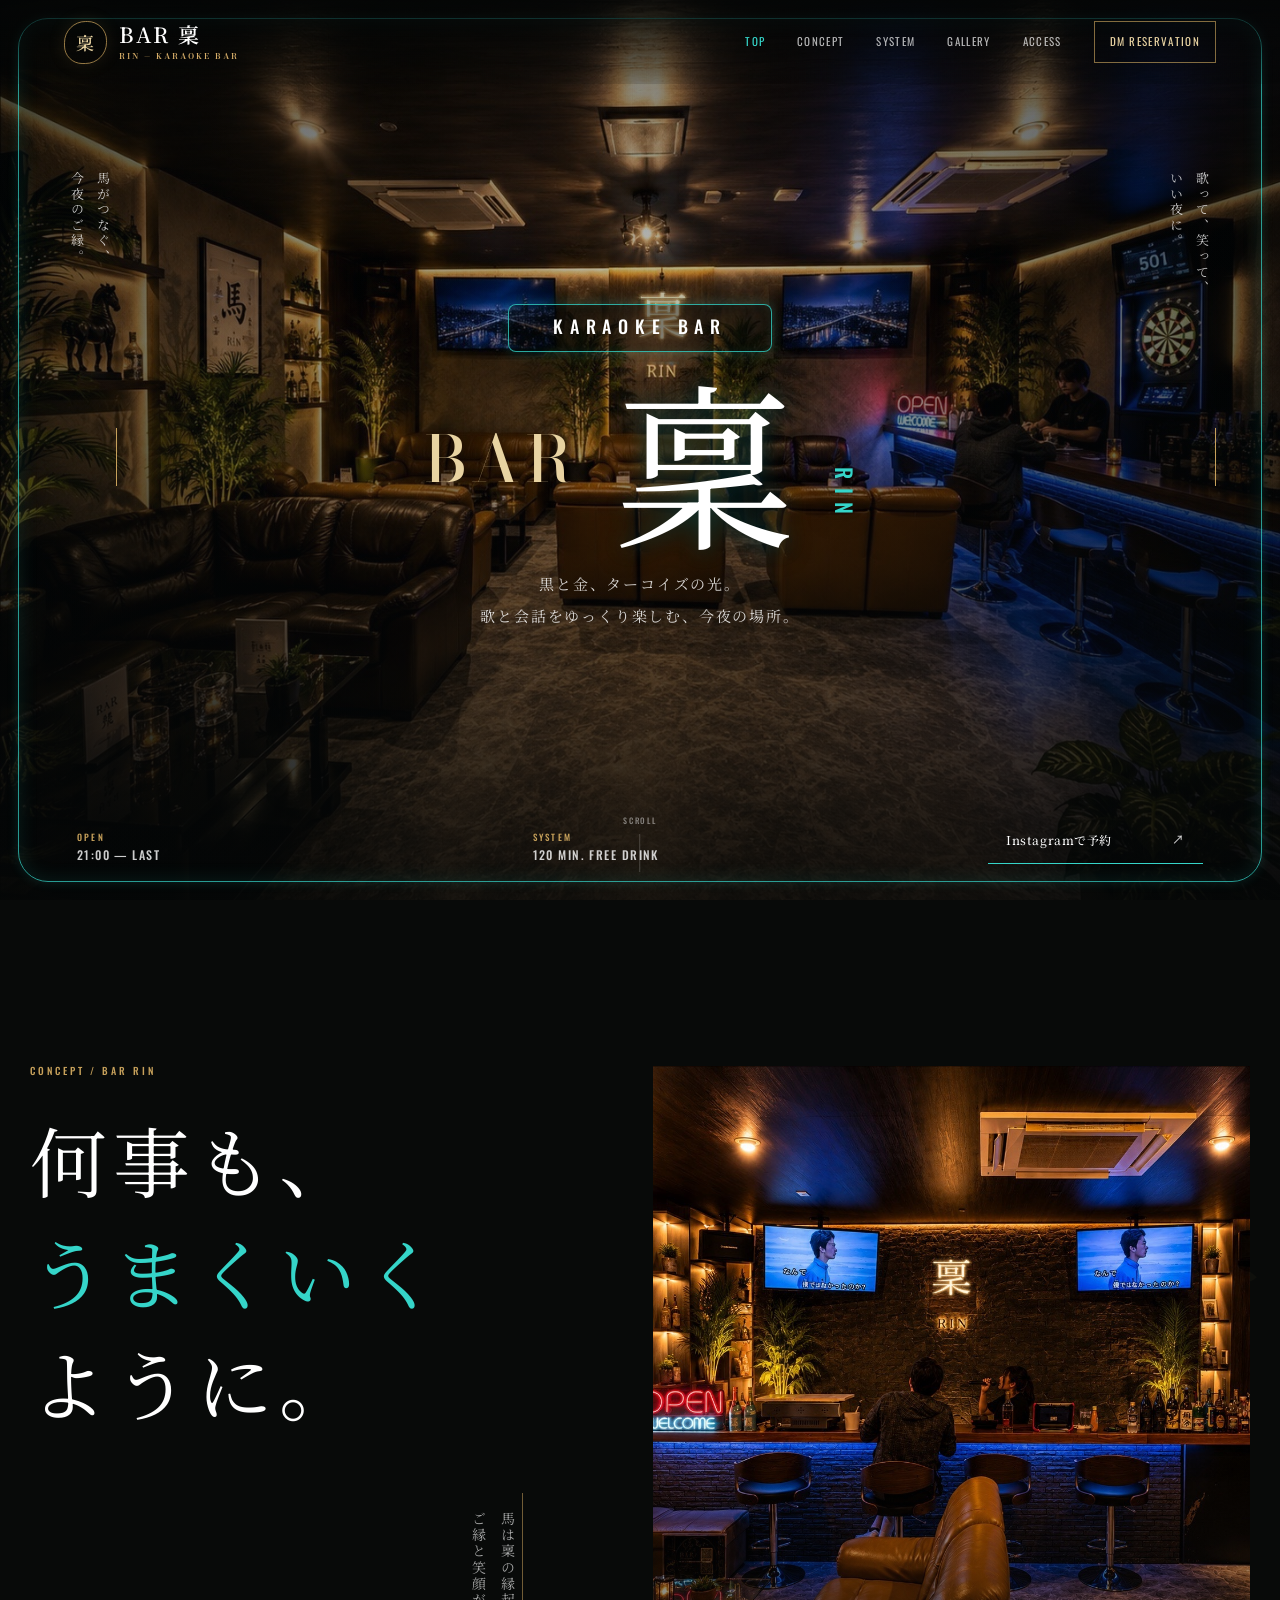
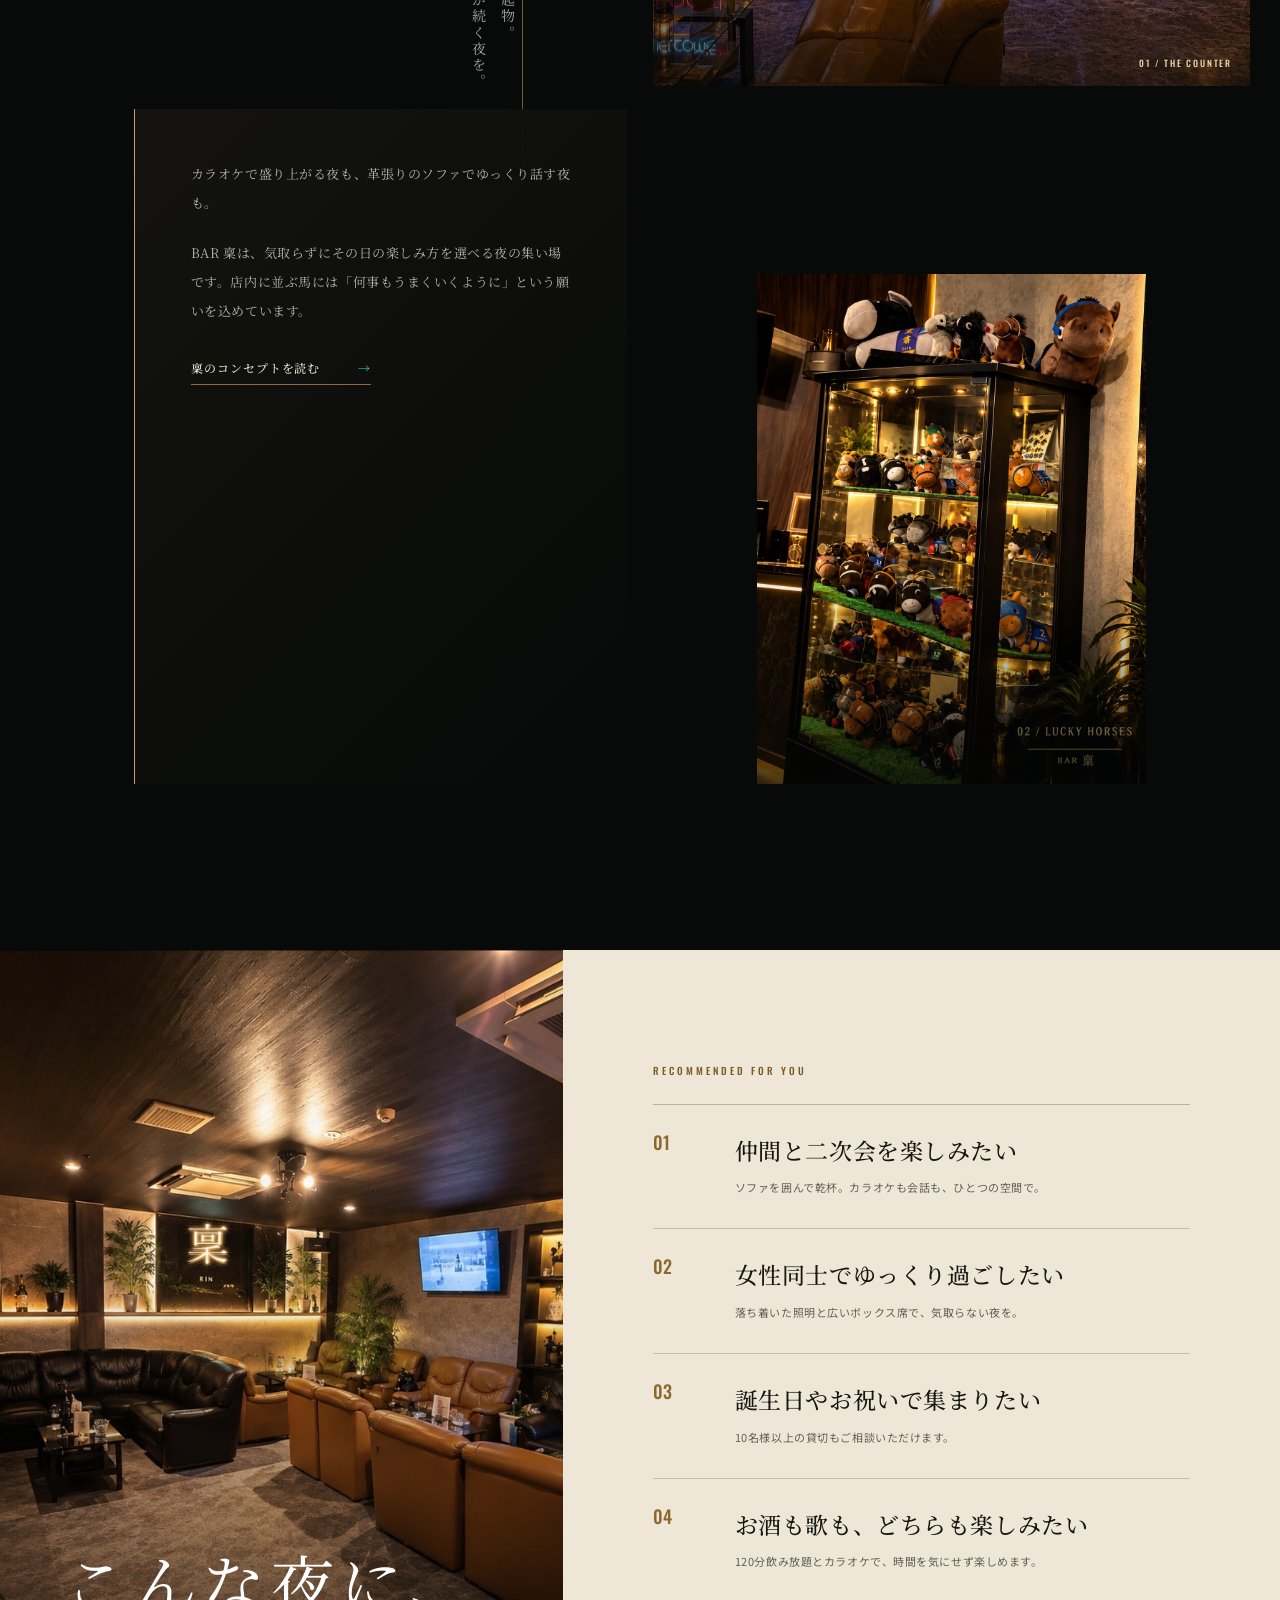
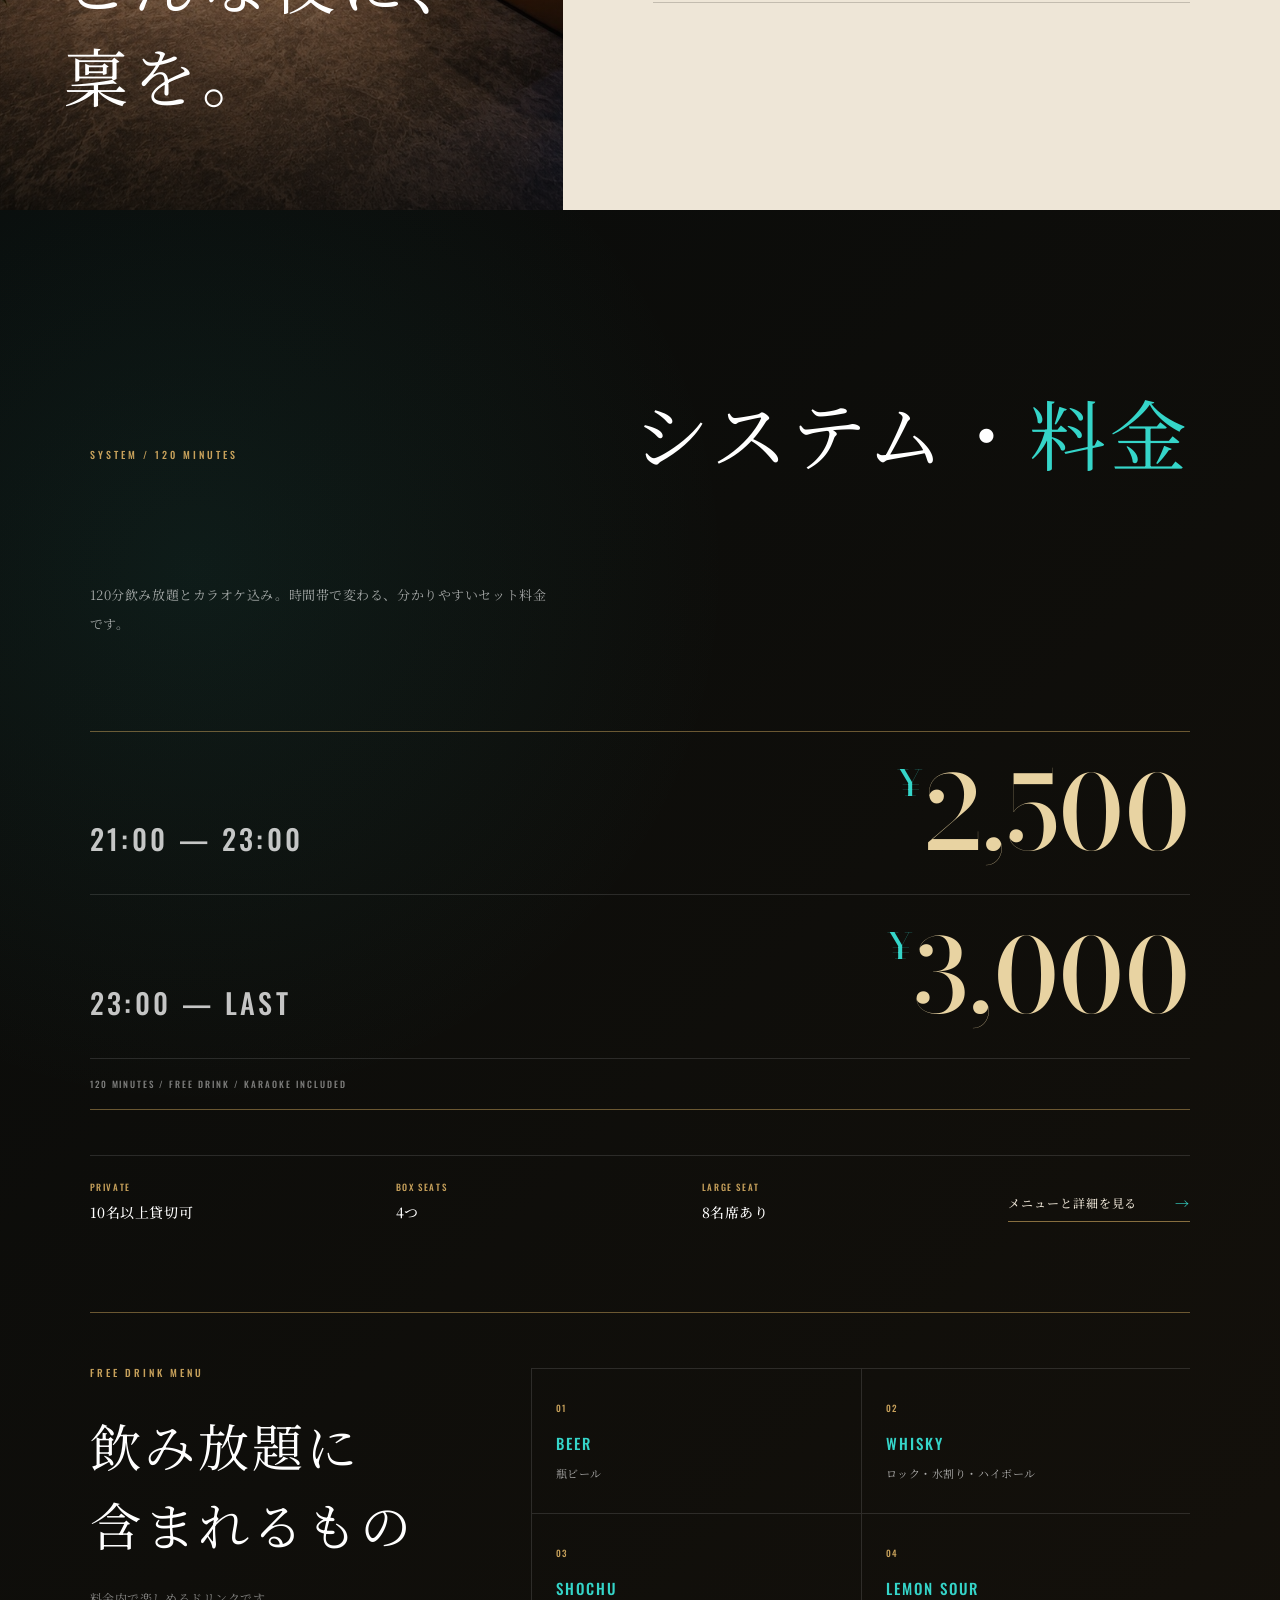
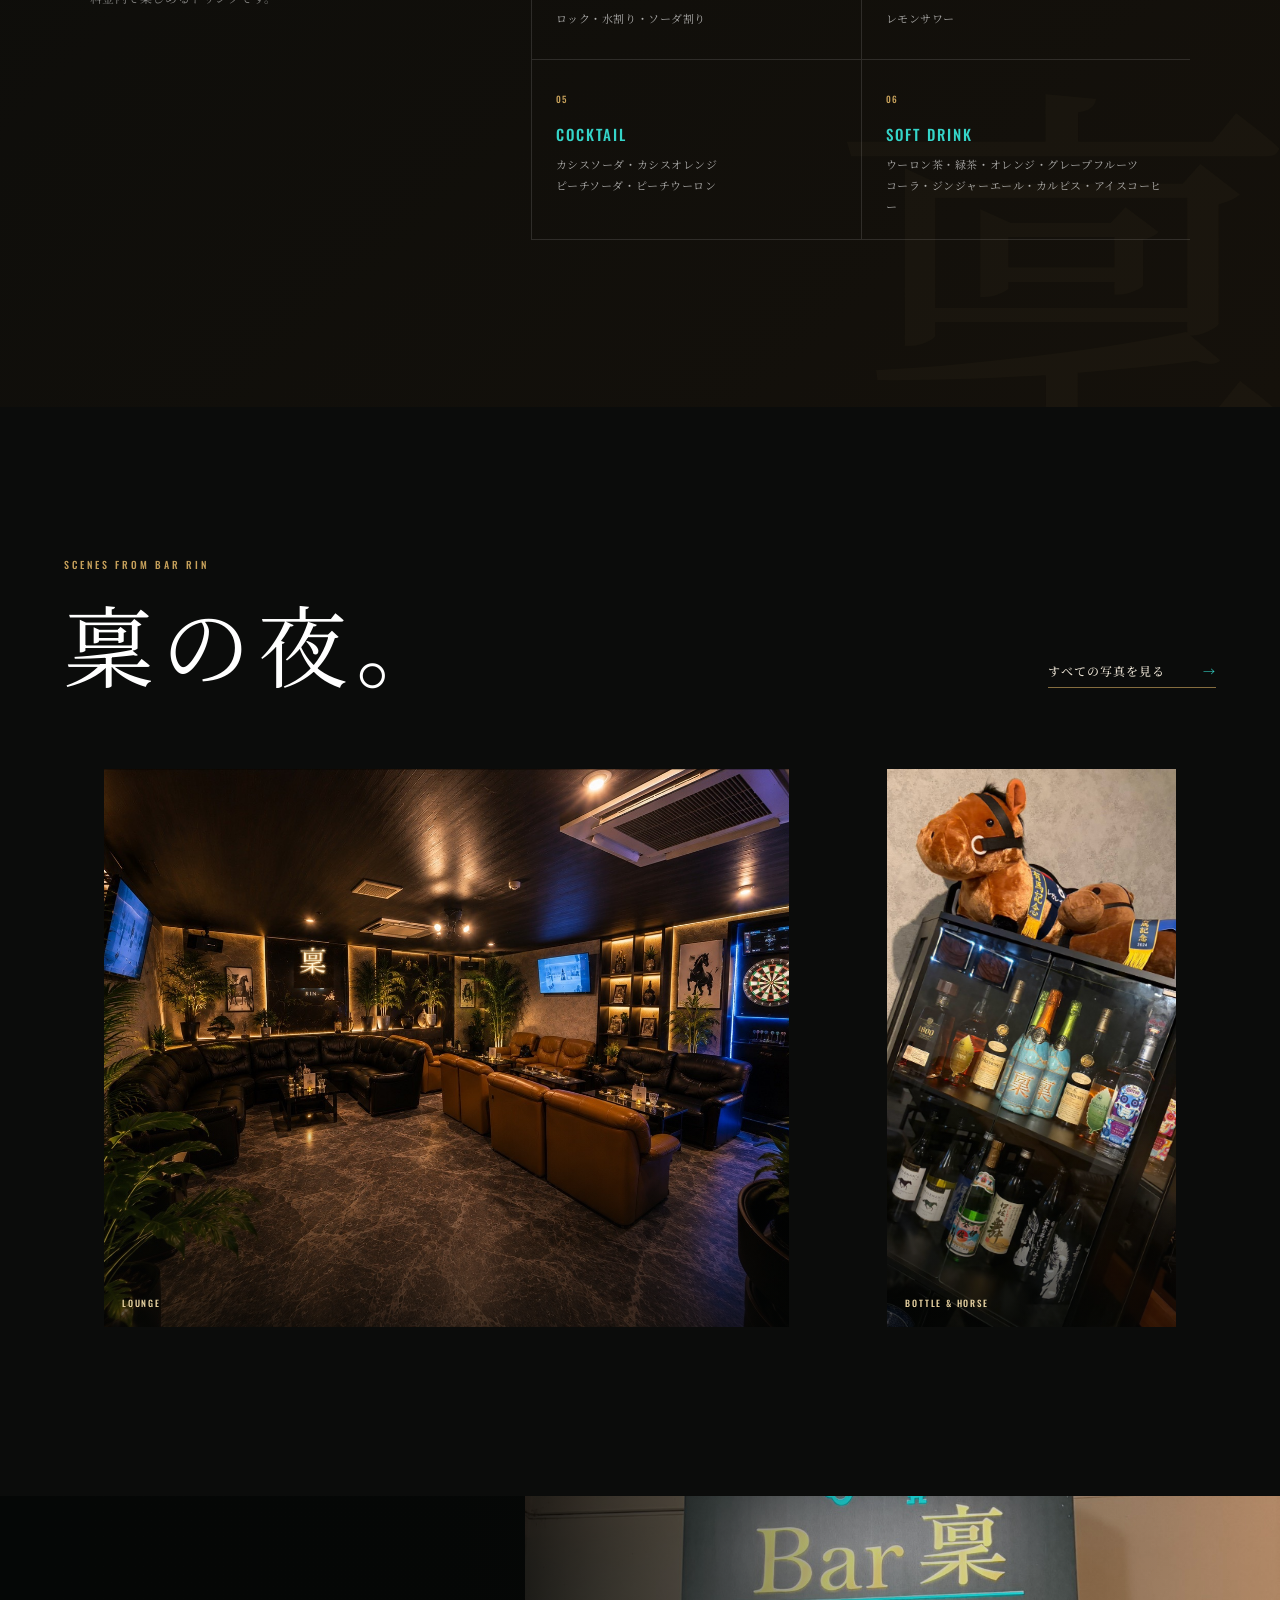
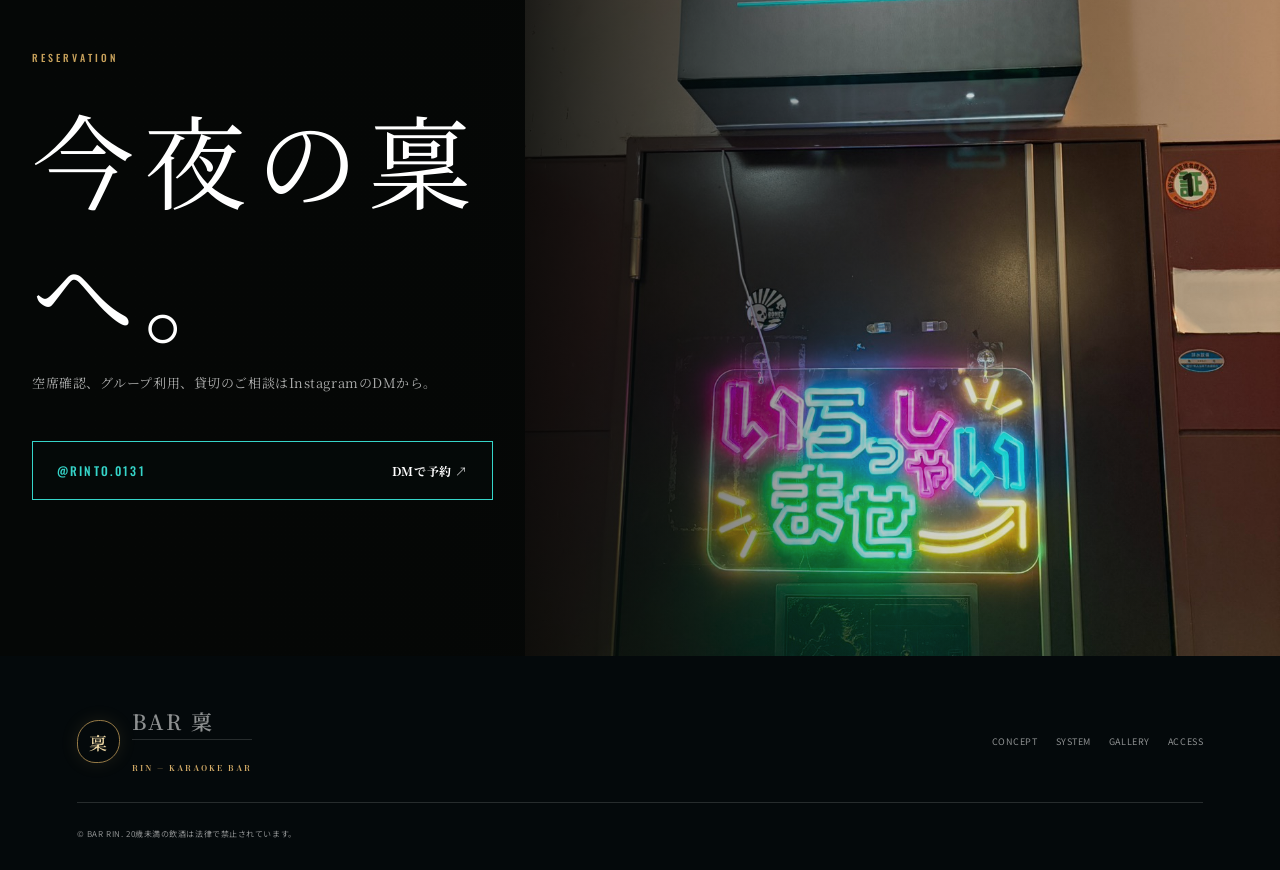
<file: index.html>
<!doctype html>
<html lang="ja">
<head>
  <meta charset="utf-8">
  <meta name="viewport" content="width=device-width,initial-scale=1">
  <meta name="description" content="カラオケバー BAR 稟。120分飲み放題・カラオケ、10名様以上の貸切もご相談いただけます。">
  <meta name="theme-color" content="#080a09">
  <title>BAR 稟｜カラオケバー</title>
  <link rel="preconnect" href="https://fonts.googleapis.com">
  <link rel="preconnect" href="https://fonts.gstatic.com" crossorigin>
  <link href="https://fonts.googleapis.com/css2?family=Bodoni+Moda:opsz,wght@6..96,500;6..96,600&family=Noto+Sans+JP:wght@400;500;600;700&family=Noto+Serif+JP:wght@400;500;600&family=Oswald:wght@400;500;600&display=swap" rel="stylesheet">
  <link rel="stylesheet" href="./site.css">
</head>
<body>
  <header class="site-header site-header--overlay">
    <a class="brand" href="./" aria-label="BAR 稟 トップページ"><span class="brand-mark" aria-hidden="true">稟</span><span class="brand-type"><strong>BAR 稟</strong><small>RIN — KARAOKE BAR</small></span></a>
    <button class="menu-button" type="button" aria-expanded="false" aria-controls="site-nav" data-menu-button><span></span><span></span><small>MENU</small></button>
    <nav class="site-nav" id="site-nav" aria-label="メインナビゲーション" data-site-nav><a href="./" aria-current="page">TOP</a><a href="./about/">CONCEPT</a><a href="./system/">SYSTEM</a><a href="./gallery/">GALLERY</a><a href="./access/">ACCESS</a><a class="nav-cta" href="https://www.instagram.com/rinto.0131/" target="_blank" rel="noopener noreferrer">DM RESERVATION</a></nav>
  </header>

  <main class="page-main page-main--home">
    <section class="rin-hero" aria-labelledby="hero-title">
      <img class="rin-hero__image" src="./assets/interior-main-rin.jpg" alt="革張りソファとカウンターが並ぶBAR 稟の店内">
      <div class="rin-hero__shade"></div>
      <div class="rin-hero__frame" aria-hidden="true"></div>
      <p class="rin-hero__vertical rin-hero__vertical--left">馬がつなぐ、<br>今夜のご縁。</p>
      <p class="rin-hero__vertical rin-hero__vertical--right">歌って、笑って、<br>いい夜に。</p>
      <div class="rin-hero__center">
        <p class="rin-hero__label">KARAOKE BAR</p>
        <h1 id="hero-title"><span>BAR</span><strong>稟</strong><small>RIN</small></h1>
        <p class="rin-hero__tagline">黒と金、ターコイズの光。<br>歌と会話をゆっくり楽しむ、今夜の場所。</p>
      </div>
      <div class="rin-hero__bottom">
        <p><span>OPEN</span><b>21:00 — LAST</b></p>
        <p><span>SYSTEM</span><b>120 MIN. FREE DRINK</b></p>
        <a href="https://www.instagram.com/rinto.0131/" target="_blank" rel="noopener noreferrer">Instagramで予約 <b>↗</b></a>
      </div>
      <a class="rin-scroll" href="#concept"><span>SCROLL</span><i></i></a>
    </section>

    <section class="rin-concept" id="concept">
      <div class="rin-concept__statement">
        <p class="section-kicker">CONCEPT / BAR RIN</p>
        <h2>何事も、<br><em>うまくいく</em><br>ように。</h2>
        <p class="vertical-note">馬は稟の縁起物。<br>ご縁と笑顔が続く夜を。</p>
      </div>
      <div class="rin-concept__visual story-image"><img src="./assets/interior-counter-rin.jpg" alt="カラオケカウンターと青い間接照明"><span>01 / THE COUNTER</span></div>
      <div class="rin-concept__copy story-copy">
        <p>カラオケで盛り上がる夜も、革張りのソファでゆっくり話す夜も。</p>
        <p>BAR 稟は、気取らずにその日の楽しみ方を選べる夜の集い場です。店内に並ぶ馬には「何事もうまくいくように」という願いを込めています。</p>
        <a class="text-link" href="./about/">稟のコンセプトを読む <b>→</b></a>
      </div>
      <div class="rin-concept__horse story-image"><img src="./assets/lucky-horses.jpg" alt="BAR 稟に飾られた馬のぬいぐるみコレクション"></div>
    </section>

    <section class="rin-recommend">
      <div class="rin-recommend__photo story-image"><img src="./assets/interior-lounge-rin.jpg" alt="革張りのソファが並ぶラウンジ"><p>こんな夜に、<br>稟を。</p></div>
      <div class="rin-recommend__body">
        <p class="section-kicker">RECOMMENDED FOR YOU</p>
        <ol class="recommend-list">
          <li><span>01</span><div><h3>仲間と二次会を楽しみたい</h3><p>ソファを囲んで乾杯。カラオケも会話も、ひとつの空間で。</p></div></li>
          <li><span>02</span><div><h3>女性同士でゆっくり過ごしたい</h3><p>落ち着いた照明と広いボックス席で、気取らない夜を。</p></div></li>
          <li><span>03</span><div><h3>誕生日やお祝いで集まりたい</h3><p>10名様以上の貸切もご相談いただけます。</p></div></li>
          <li><span>04</span><div><h3>お酒も歌も、どちらも楽しみたい</h3><p>120分飲み放題とカラオケで、時間を気にせず楽しめます。</p></div></li>
        </ol>
      </div>
    </section>

    <section class="rin-system" id="system">
      <div class="rin-system__intro"><p class="section-kicker">SYSTEM / 120 MINUTES</p><h2>システム・<em>料金</em></h2><p>120分飲み放題とカラオケ込み。時間帯で変わる、分かりやすいセット料金です。</p></div>
      <div class="price-stage">
        <div class="price-stage__row"><span>21:00 — 23:00</span><strong><small>¥</small>2,500</strong></div>
        <div class="price-stage__row"><span>23:00 — LAST</span><strong><small>¥</small>3,000</strong></div>
        <p>120 MINUTES / FREE DRINK / KARAOKE INCLUDED</p>
      </div>
      <div class="rin-system__facts"><p><span>PRIVATE</span><b>10名以上貸切可</b></p><p><span>BOX SEATS</span><b>4つ</b></p><p><span>LARGE SEAT</span><b>8名席あり</b></p><a class="text-link" href="./system/">メニューと詳細を見る <b>→</b></a></div>
      <div class="rin-drinks" aria-labelledby="drinks-title">
        <div class="rin-drinks__heading"><p class="section-kicker">FREE DRINK MENU</p><h3 id="drinks-title">飲み放題に<br>含まれるもの</h3><p>料金内で楽しめるドリンクです。</p></div>
        <div class="rin-drinks__list">
          <article><span>01</span><h4>BEER</h4><p>瓶ビール</p></article>
          <article><span>02</span><h4>WHISKY</h4><p>ロック・水割り・ハイボール</p></article>
          <article><span>03</span><h4>SHOCHU</h4><p>ロック・水割り・ソーダ割り</p></article>
          <article><span>04</span><h4>LEMON SOUR</h4><p>レモンサワー</p></article>
          <article><span>05</span><h4>COCKTAIL</h4><p>カシスソーダ・カシスオレンジ<br>ピーチソーダ・ピーチウーロン</p></article>
          <article><span>06</span><h4>SOFT DRINK</h4><p>ウーロン茶・緑茶・オレンジ・グレープフルーツ<br>コーラ・ジンジャーエール・カルピス・アイスコーヒー</p></article>
        </div>
      </div>
    </section>

    <section class="rin-gallery-preview">
      <header><p class="section-kicker">SCENES FROM BAR RIN</p><h2>稟の夜。</h2><a class="text-link" href="./gallery/">すべての写真を見る <b>→</b></a></header>
      <div class="rin-gallery-preview__grid">
        <figure class="scene scene--wide story-image"><img src="./assets/interior-wide-rin.jpg" alt="BAR 稟の店内全景"><figcaption>LOUNGE</figcaption></figure>
        <figure class="scene scene--tall story-image"><img src="./assets/bottle-horse.jpg" alt="ボトルと馬のディスプレイ"><figcaption>BOTTLE &amp; HORSE</figcaption></figure>
      </div>
    </section>

    <section class="rin-contact">
      <img src="./assets/entrance.jpg" alt="『いらっしゃいませ』の文字が飾られたBAR 稟の入口">
      <div class="rin-contact__shade"></div>
      <div class="rin-contact__content"><p class="section-kicker">RESERVATION</p><h2>今夜の稟へ。</h2><p>空席確認、グループ利用、貸切のご相談はInstagramのDMから。</p><a href="https://www.instagram.com/rinto.0131/" target="_blank" rel="noopener noreferrer"><span>@RINTO.0131</span><b>DMで予約 ↗</b></a></div>
    </section>
  </main>

  <footer class="site-footer"><a class="brand" href="./"><span class="brand-mark" aria-hidden="true">稟</span><span class="brand-type"><strong>BAR 稟</strong><small>RIN — KARAOKE BAR</small></span></a><nav class="footer-links" aria-label="フッターナビゲーション"><a href="./about/">CONCEPT</a><a href="./system/">SYSTEM</a><a href="./gallery/">GALLERY</a><a href="./access/">ACCESS</a></nav><small>© BAR RIN. 20歳未満の飲酒は法律で禁止されています。</small></footer>
  <script src="./site.js"></script>
</body>
</html>
</file>
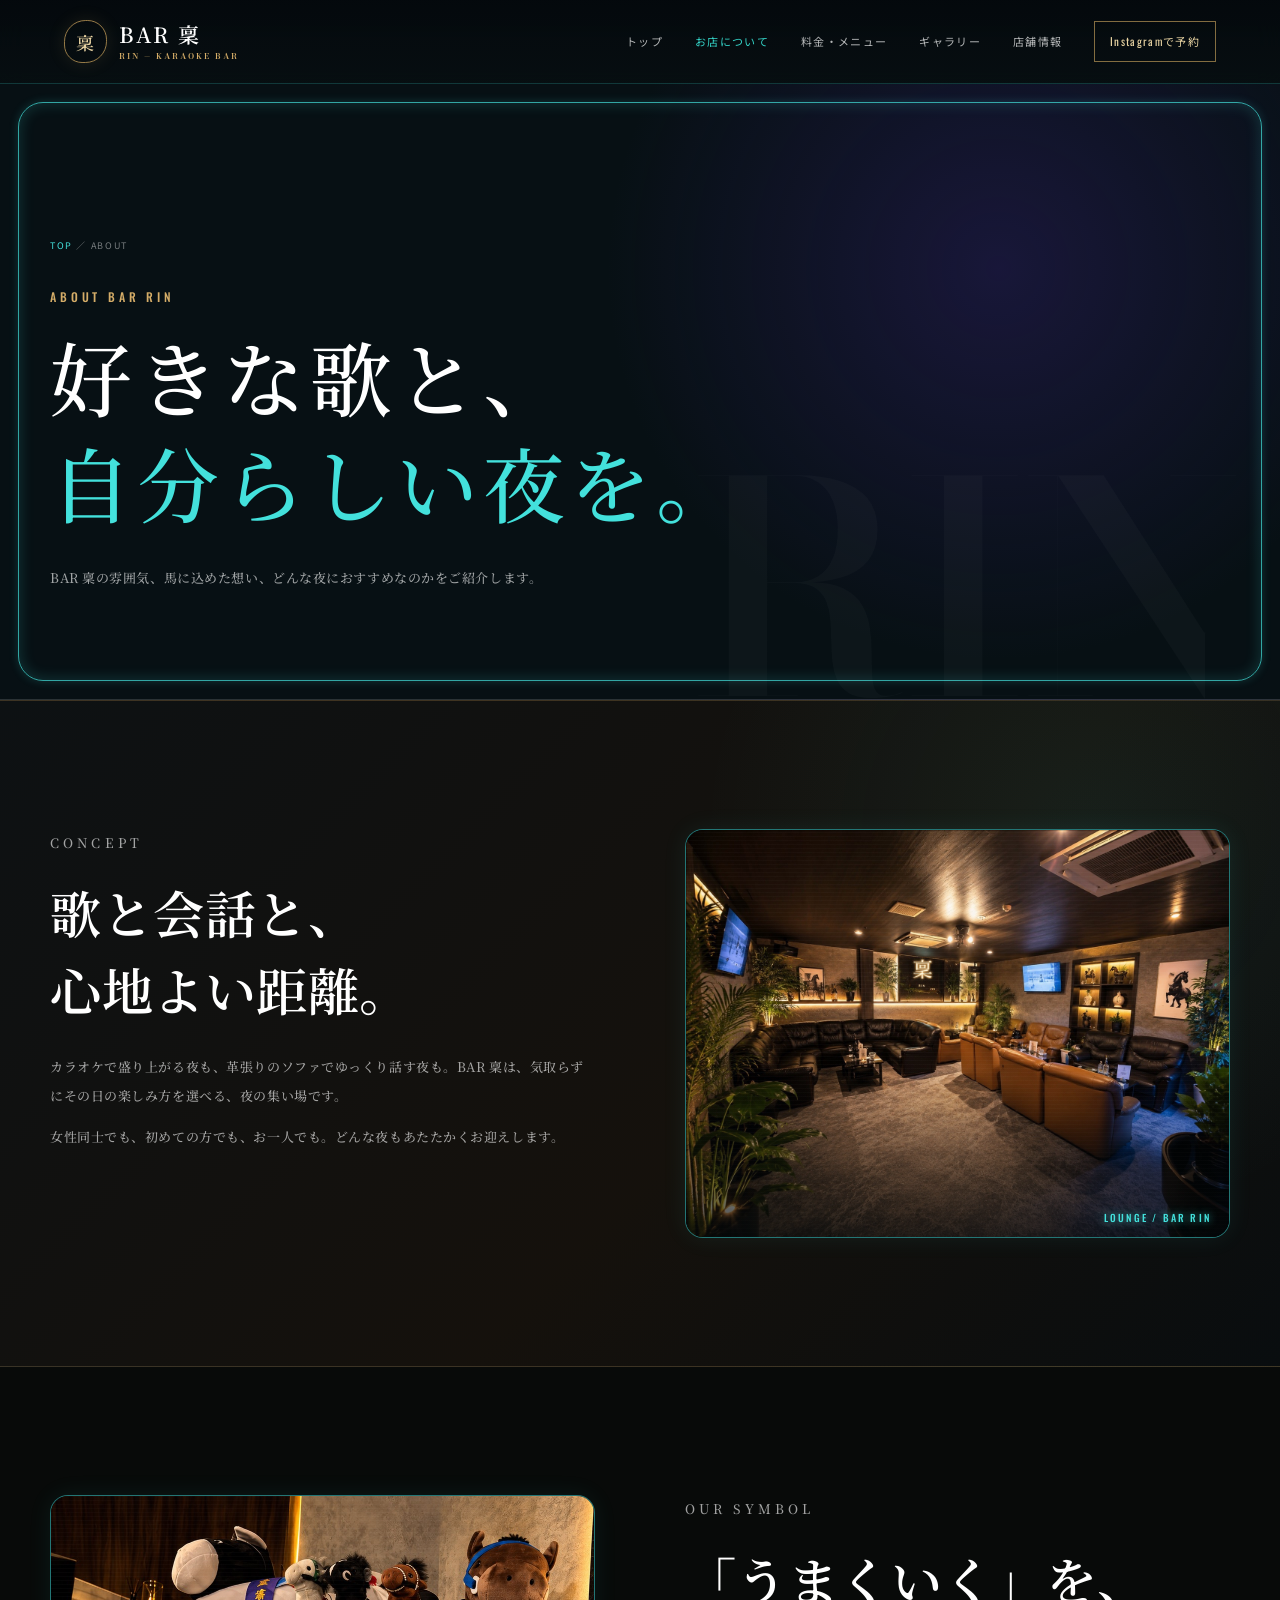
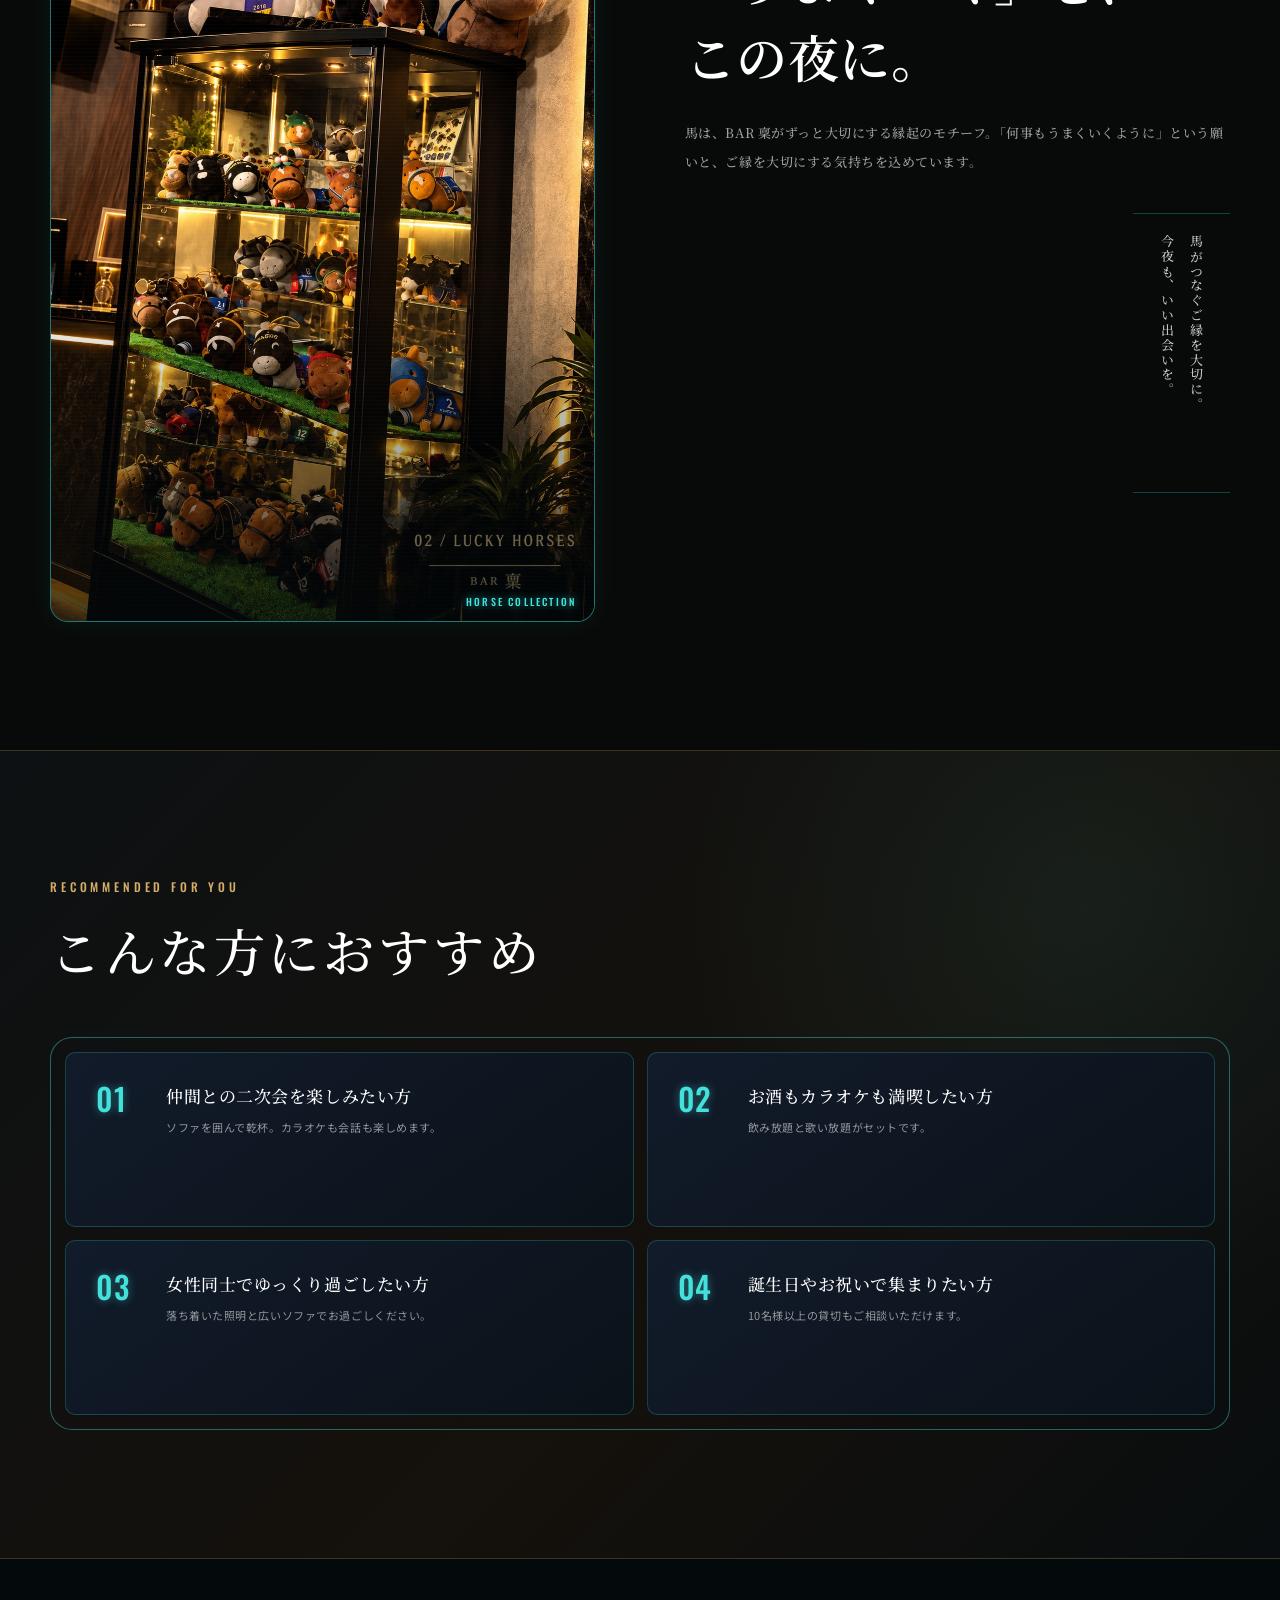
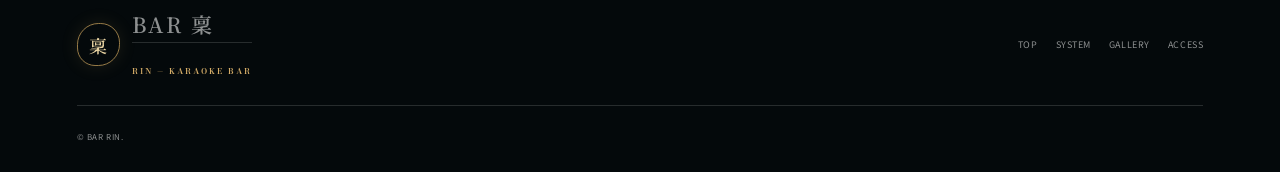
<file: about/index.html>
<!doctype html><html lang="ja"><head><meta charset="utf-8"><meta name="viewport" content="width=device-width,initial-scale=1"><title>お店について｜BAR 稟</title><link rel="preconnect" href="https://fonts.googleapis.com"><link rel="preconnect" href="https://fonts.gstatic.com" crossorigin><link href="https://fonts.googleapis.com/css2?family=Bodoni+Moda:opsz,wght@6..96,500;6..96,600&family=Kaisei+Decol:wght@500;700&family=Noto+Sans+JP:wght@400;500;600;700&family=Noto+Serif+JP:wght@500;600&display=swap" rel="stylesheet"><link rel="stylesheet" href="../site.css"></head>
<body><header class="site-header"><a class="brand" href="../"><span class="brand-mark">稟</span><span class="brand-type"><strong>BAR 稟</strong><small>RIN — KARAOKE BAR</small></span></a><button class="menu-button" type="button" aria-expanded="false" aria-controls="site-nav" data-menu-button><span></span><span></span><small>MENU</small></button><nav class="site-nav" id="site-nav" data-site-nav><a href="../">トップ</a><a href="./" aria-current="page">お店について</a><a href="../system/">料金・メニュー</a><a href="../gallery/">ギャラリー</a><a href="../access/">店舗情報</a><a class="nav-cta" href="https://www.instagram.com/rinto.0131/" target="_blank" rel="noopener noreferrer">Instagramで予約</a></nav></header>
<main class="page-main"><section class="sub-hero"><div class="shell"><p class="breadcrumb"><a href="../">TOP</a> ／ ABOUT</p><p class="eyebrow">ABOUT BAR RIN</p><h1 class="display-title">好きな歌と、<br><em>自分らしい夜を。</em></h1><p class="lead">BAR 稟の雰囲気、馬に込めた想い、どんな夜におすすめなのかをご紹介します。</p></div></section>
<section class="section paper"><div class="shell content-grid"><div class="copy-block"><p class="eyebrow">CONCEPT</p><h2>歌と会話と、<br>心地よい距離。</h2><p>カラオケで盛り上がる夜も、革張りのソファでゆっくり話す夜も。BAR 稟は、気取らずにその日の楽しみ方を選べる、夜の集い場です。</p><p>女性同士でも、初めての方でも、お一人でも。どんな夜もあたたかくお迎えします。</p></div><figure class="photo-frame"><img src="../assets/interior-lounge-rin.jpg" alt="革張りソファが並ぶBAR 稟の店内"><figcaption>LOUNGE / BAR RIN</figcaption></figure></div></section>
<section class="section"><div class="shell content-grid"><figure class="photo-frame portrait"><img src="../assets/lucky-horses.jpg" alt="BAR 稟に飾られた馬のぬいぐるみコレクション"><figcaption>HORSE COLLECTION</figcaption></figure><div class="copy-block"><p class="eyebrow">OUR SYMBOL</p><h2>「うまくいく」を、<br>この夜に。</h2><p style="color:rgba(255,255,255,.62)">馬は、BAR 稟がずっと大切にする縁起のモチーフ。「何事もうまくいくように」という願いと、ご縁を大切にする気持ちを込めています。</p><p class="vertical-copy compact">馬がつなぐご縁を大切に。<br>今夜も、いい出会いを。</p></div></div></section>
<section class="section paper"><div class="shell"><p class="eyebrow">RECOMMENDED FOR YOU</p><h2 class="section-title">こんな方におすすめ</h2><div class="recommend-grid"><article class="recommend-card"><span>01</span><div><h3>仲間との二次会を楽しみたい方</h3><p>ソファを囲んで乾杯。カラオケも会話も楽しめます。</p></div></article><article class="recommend-card"><span>02</span><div><h3>お酒もカラオケも満喫したい方</h3><p>飲み放題と歌い放題がセットです。</p></div></article><article class="recommend-card"><span>03</span><div><h3>女性同士でゆっくり過ごしたい方</h3><p>落ち着いた照明と広いソファでお過ごしください。</p></div></article><article class="recommend-card"><span>04</span><div><h3>誕生日やお祝いで集まりたい方</h3><p>10名様以上の貸切もご相談いただけます。</p></div></article></div></div></section></main>
<footer class="site-footer"><a class="brand" href="../"><span class="brand-mark">稟</span><span class="brand-type"><strong>BAR 稟</strong><small>RIN — KARAOKE BAR</small></span></a><nav class="footer-links"><a href="../">TOP</a><a href="../system/">SYSTEM</a><a href="../gallery/">GALLERY</a><a href="../access/">ACCESS</a></nav><small>© BAR RIN.</small></footer><script src="../site.js"></script></body></html>
</file>
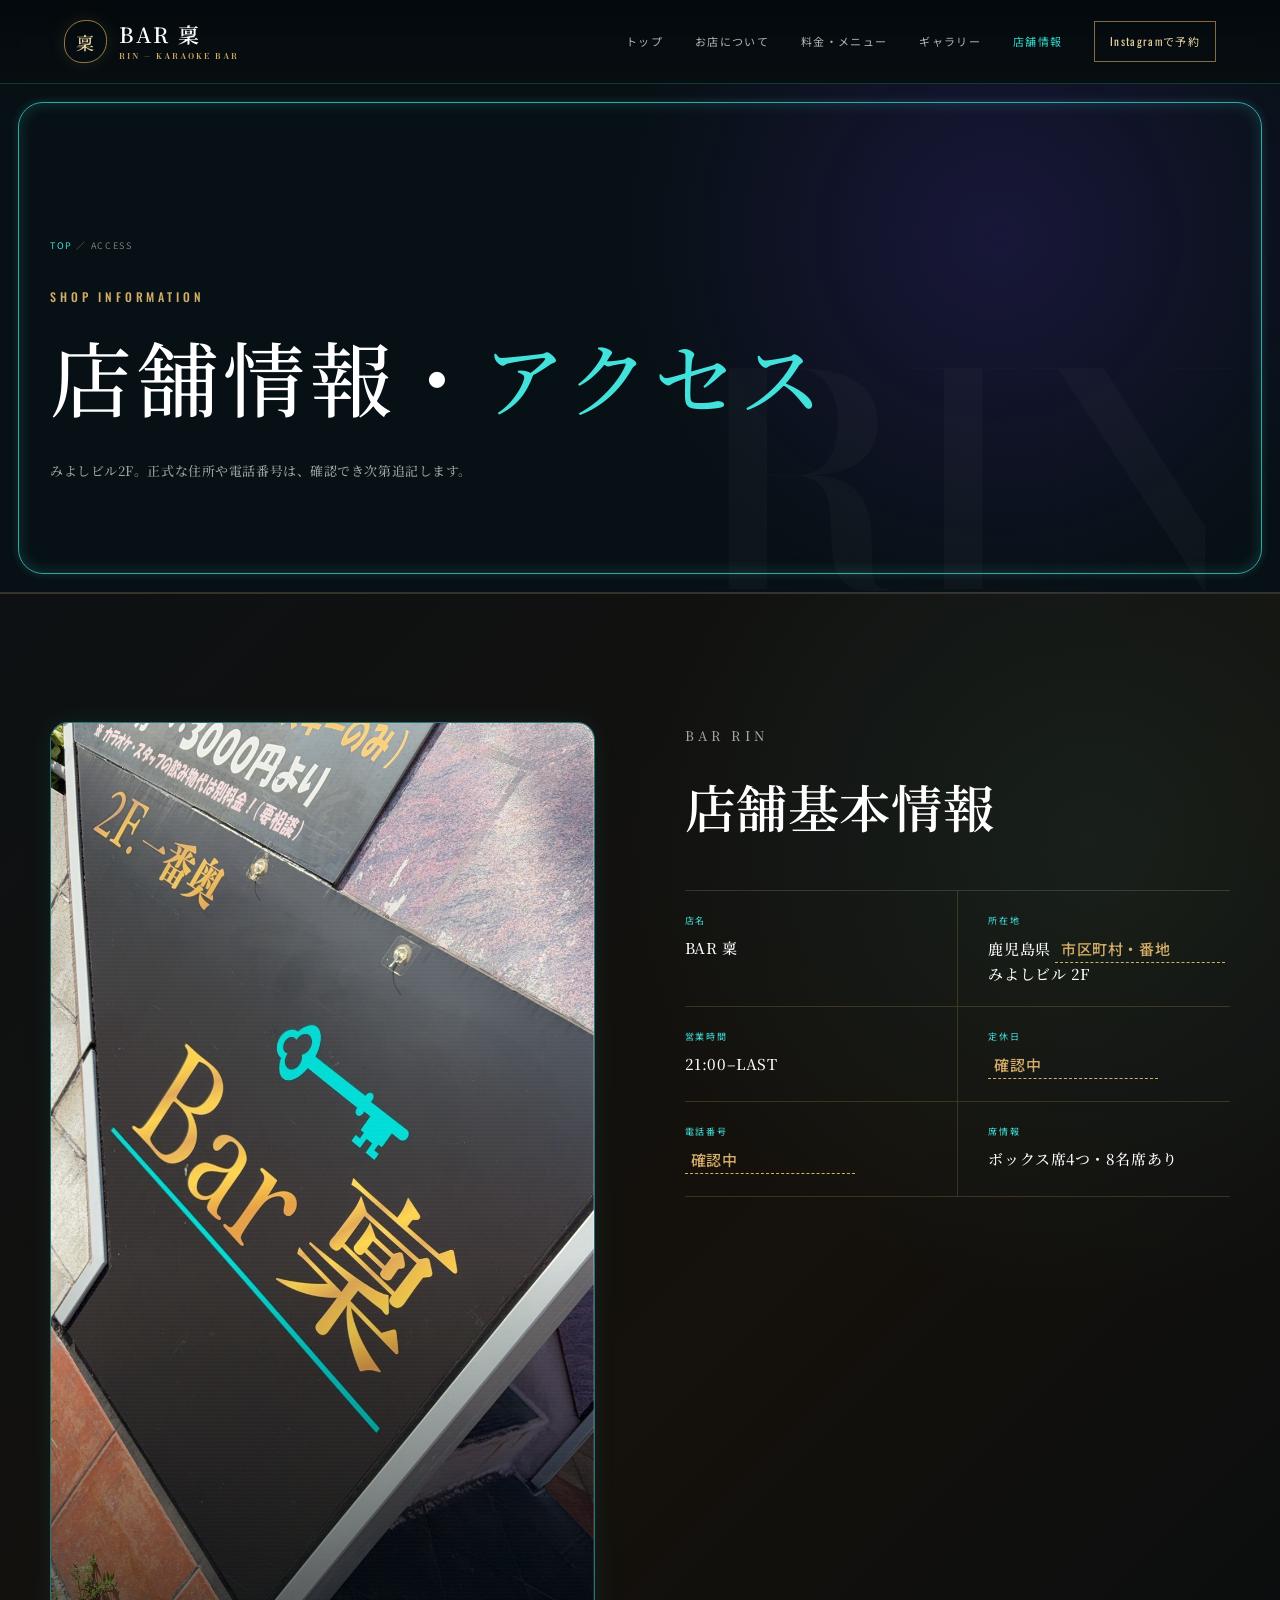
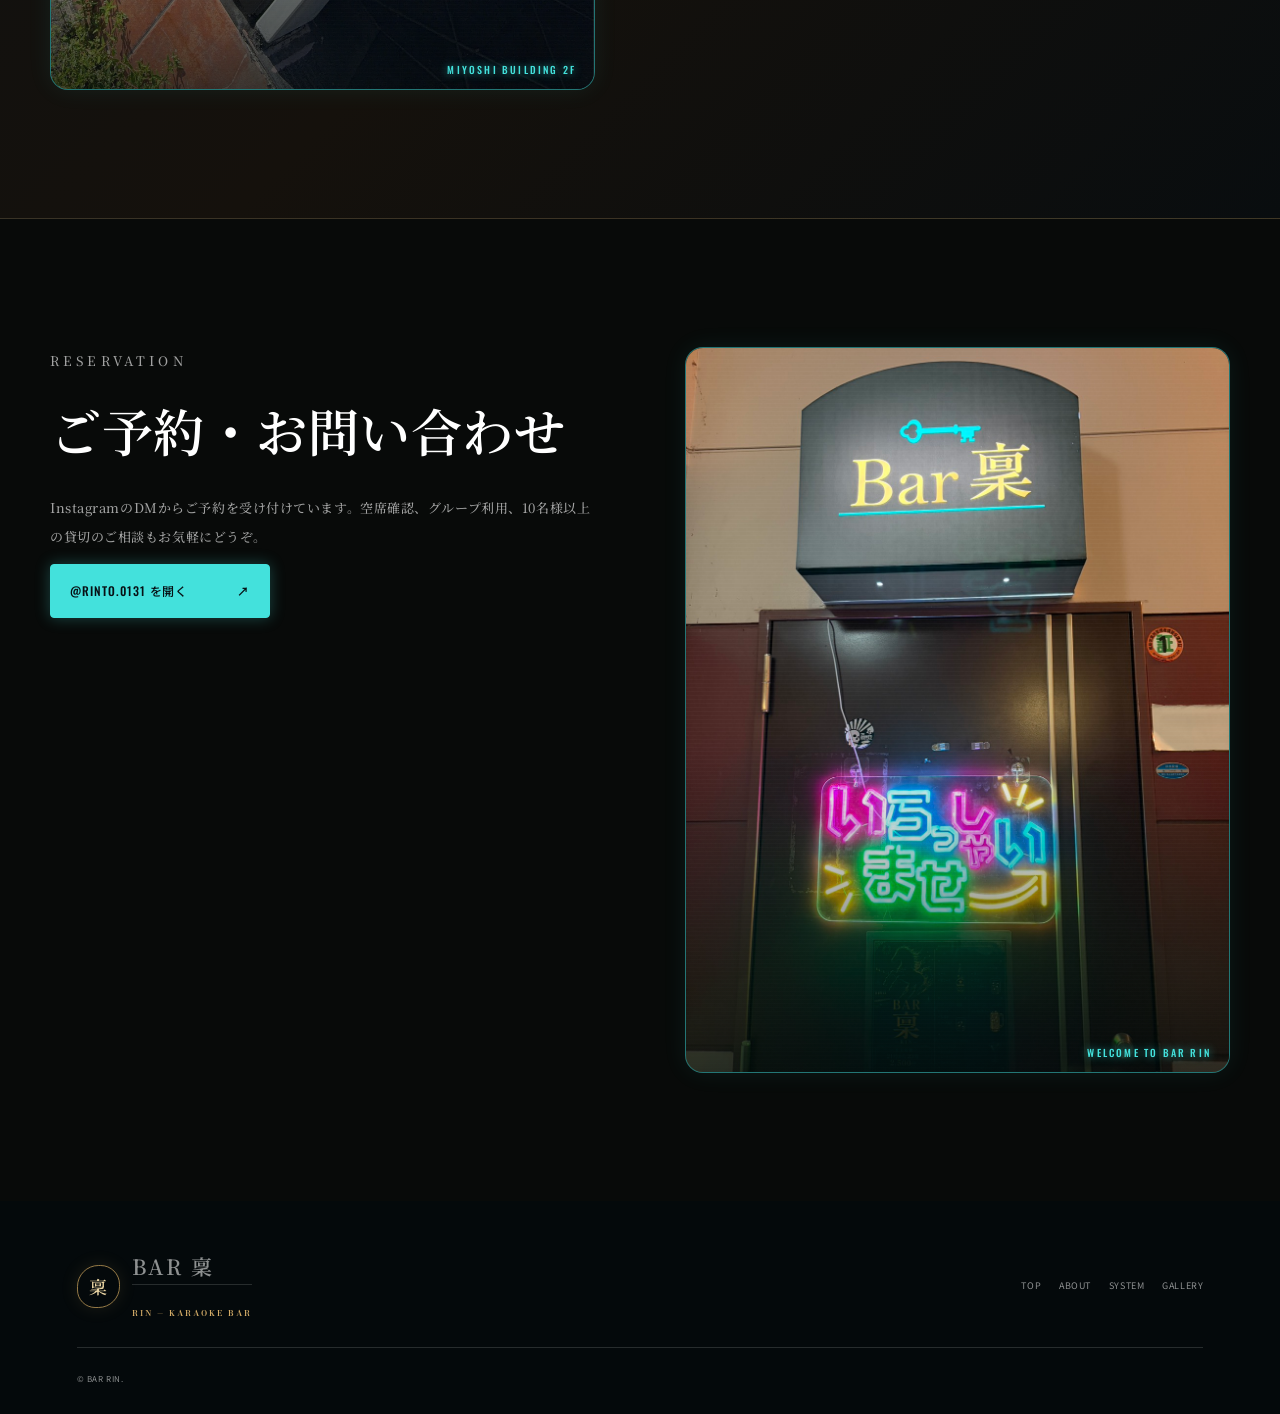
<file: access/index.html>
<!doctype html>
<html lang="ja"><head><meta charset="utf-8"><meta name="viewport" content="width=device-width,initial-scale=1"><title>店舗情報｜BAR 稟</title><link rel="preconnect" href="https://fonts.googleapis.com"><link rel="preconnect" href="https://fonts.gstatic.com" crossorigin><link href="https://fonts.googleapis.com/css2?family=Bodoni+Moda:opsz,wght@6..96,500;6..96,600&family=Noto+Sans+JP:wght@400;500;600;700&family=Noto+Serif+JP:wght@500;600&display=swap" rel="stylesheet"><link rel="stylesheet" href="../site.css"></head>
<body>
<header class="site-header"><a class="brand" href="../"><span class="brand-mark">稟</span><span class="brand-type"><strong>BAR 稟</strong><small>RIN — KARAOKE BAR</small></span></a><button class="menu-button" type="button" aria-expanded="false" aria-controls="site-nav" data-menu-button><span></span><span></span><small>MENU</small></button><nav class="site-nav" id="site-nav" data-site-nav><a href="../">トップ</a><a href="../about/">お店について</a><a href="../system/">料金・メニュー</a><a href="../gallery/">ギャラリー</a><a href="./" aria-current="page">店舗情報</a><a class="nav-cta" href="https://www.instagram.com/rinto.0131/" target="_blank" rel="noopener noreferrer">Instagramで予約</a></nav></header>
<main class="page-main">
  <section class="sub-hero"><div class="shell"><p class="breadcrumb"><a href="../">TOP</a> ／ ACCESS</p><p class="eyebrow">SHOP INFORMATION</p><h1 class="display-title">店舗情報・<em>アクセス</em></h1><p class="lead">みよしビル2F。正式な住所や電話番号は、確認でき次第追記します。</p></div></section>
  <section class="section paper"><div class="shell content-grid"><figure class="photo-frame portrait"><img src="../assets/entrance-sign.jpg" alt="BAR 稟の建物入口看板"><figcaption>MIYOSHI BUILDING 2F</figcaption></figure><div class="copy-block"><p class="eyebrow">BAR RIN</p><h2>店舗基本情報</h2><dl class="fill-sheet"><div class="fill-item"><dt>店名</dt><dd>BAR 稟</dd></div><div class="fill-item"><dt>所在地</dt><dd>鹿児島県 <span class="blank">市区町村・番地</span><br>みよしビル 2F</dd></div><div class="fill-item"><dt>営業時間</dt><dd>21:00–LAST</dd></div><div class="fill-item"><dt>定休日</dt><dd><span class="blank">確認中</span></dd></div><div class="fill-item"><dt>電話番号</dt><dd><span class="blank">確認中</span></dd></div><div class="fill-item"><dt>席情報</dt><dd>ボックス席4つ・8名席あり</dd></div></dl></div></div></section>
  <section class="section"><div class="shell content-grid"><div class="copy-block"><p class="eyebrow">RESERVATION</p><h2>ご予約・お問い合わせ</h2><p>InstagramのDMからご予約を受け付けています。空席確認、グループ利用、10名様以上の貸切のご相談もお気軽にどうぞ。</p><a class="button button-primary" href="https://www.instagram.com/rinto.0131/" target="_blank" rel="noopener noreferrer"><span>@RINTO.0131 を開く</span><b>↗</b></a></div><figure class="photo-frame portrait"><img src="../assets/entrance.jpg" alt="BAR 稟の入口"><figcaption>WELCOME TO BAR RIN</figcaption></figure></div></section>
</main>
<footer class="site-footer"><a class="brand" href="../"><span class="brand-mark">稟</span><span class="brand-type"><strong>BAR 稟</strong><small>RIN — KARAOKE BAR</small></span></a><nav class="footer-links"><a href="../">TOP</a><a href="../about/">ABOUT</a><a href="../system/">SYSTEM</a><a href="../gallery/">GALLERY</a></nav><small>© BAR RIN.</small></footer><script src="../site.js"></script>
</body></html>
</file>
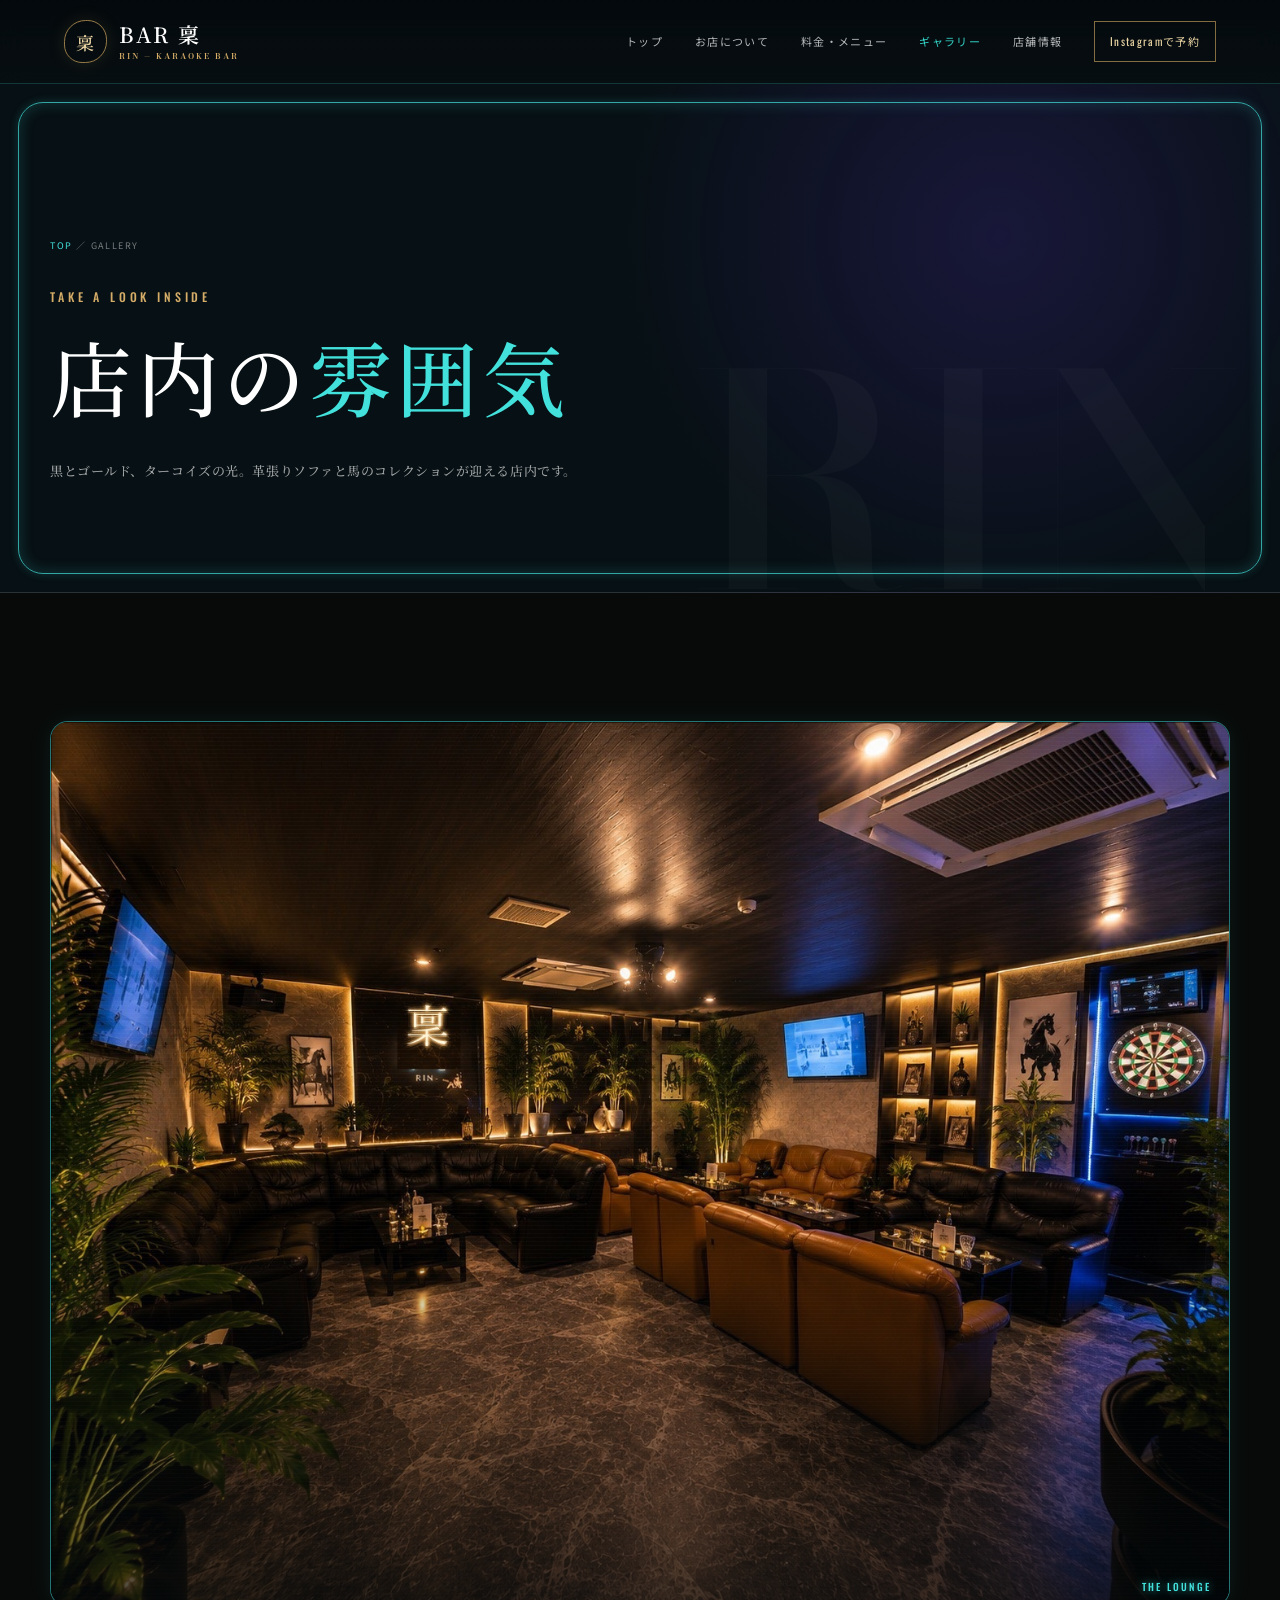
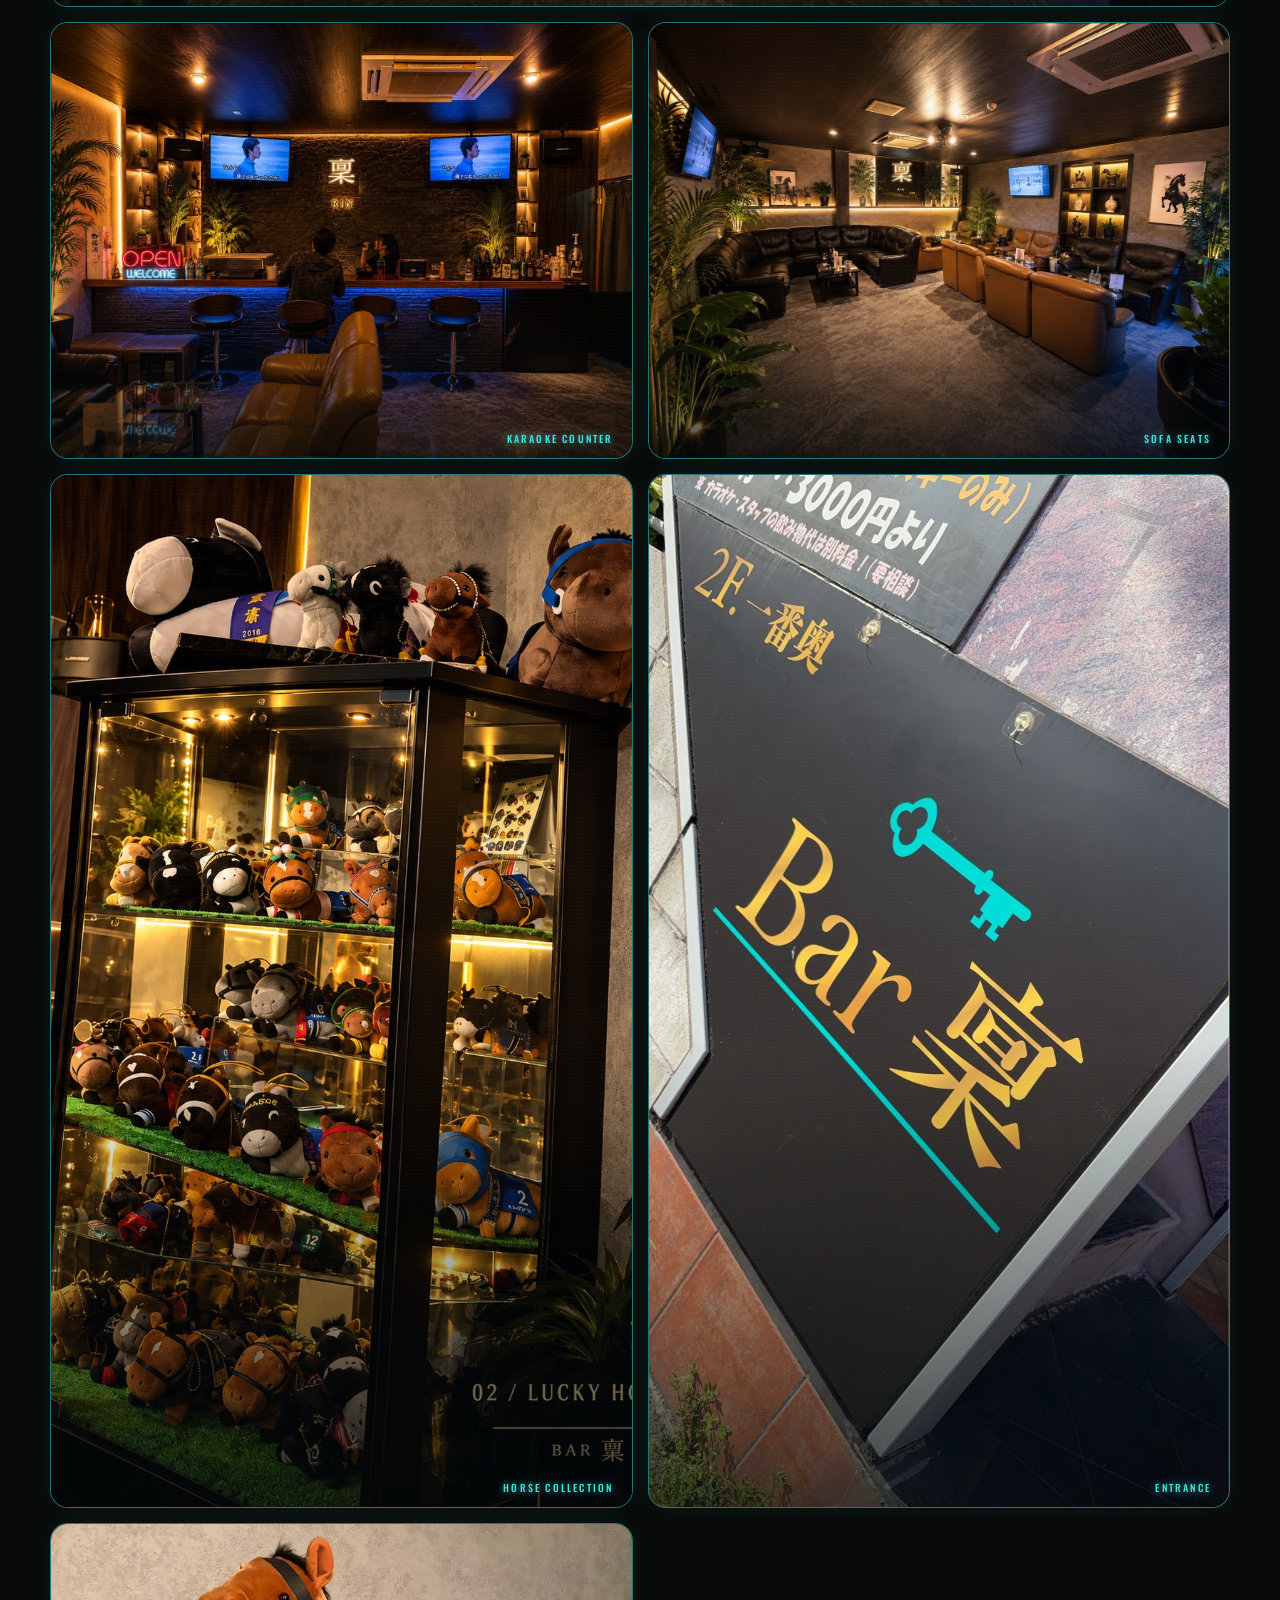
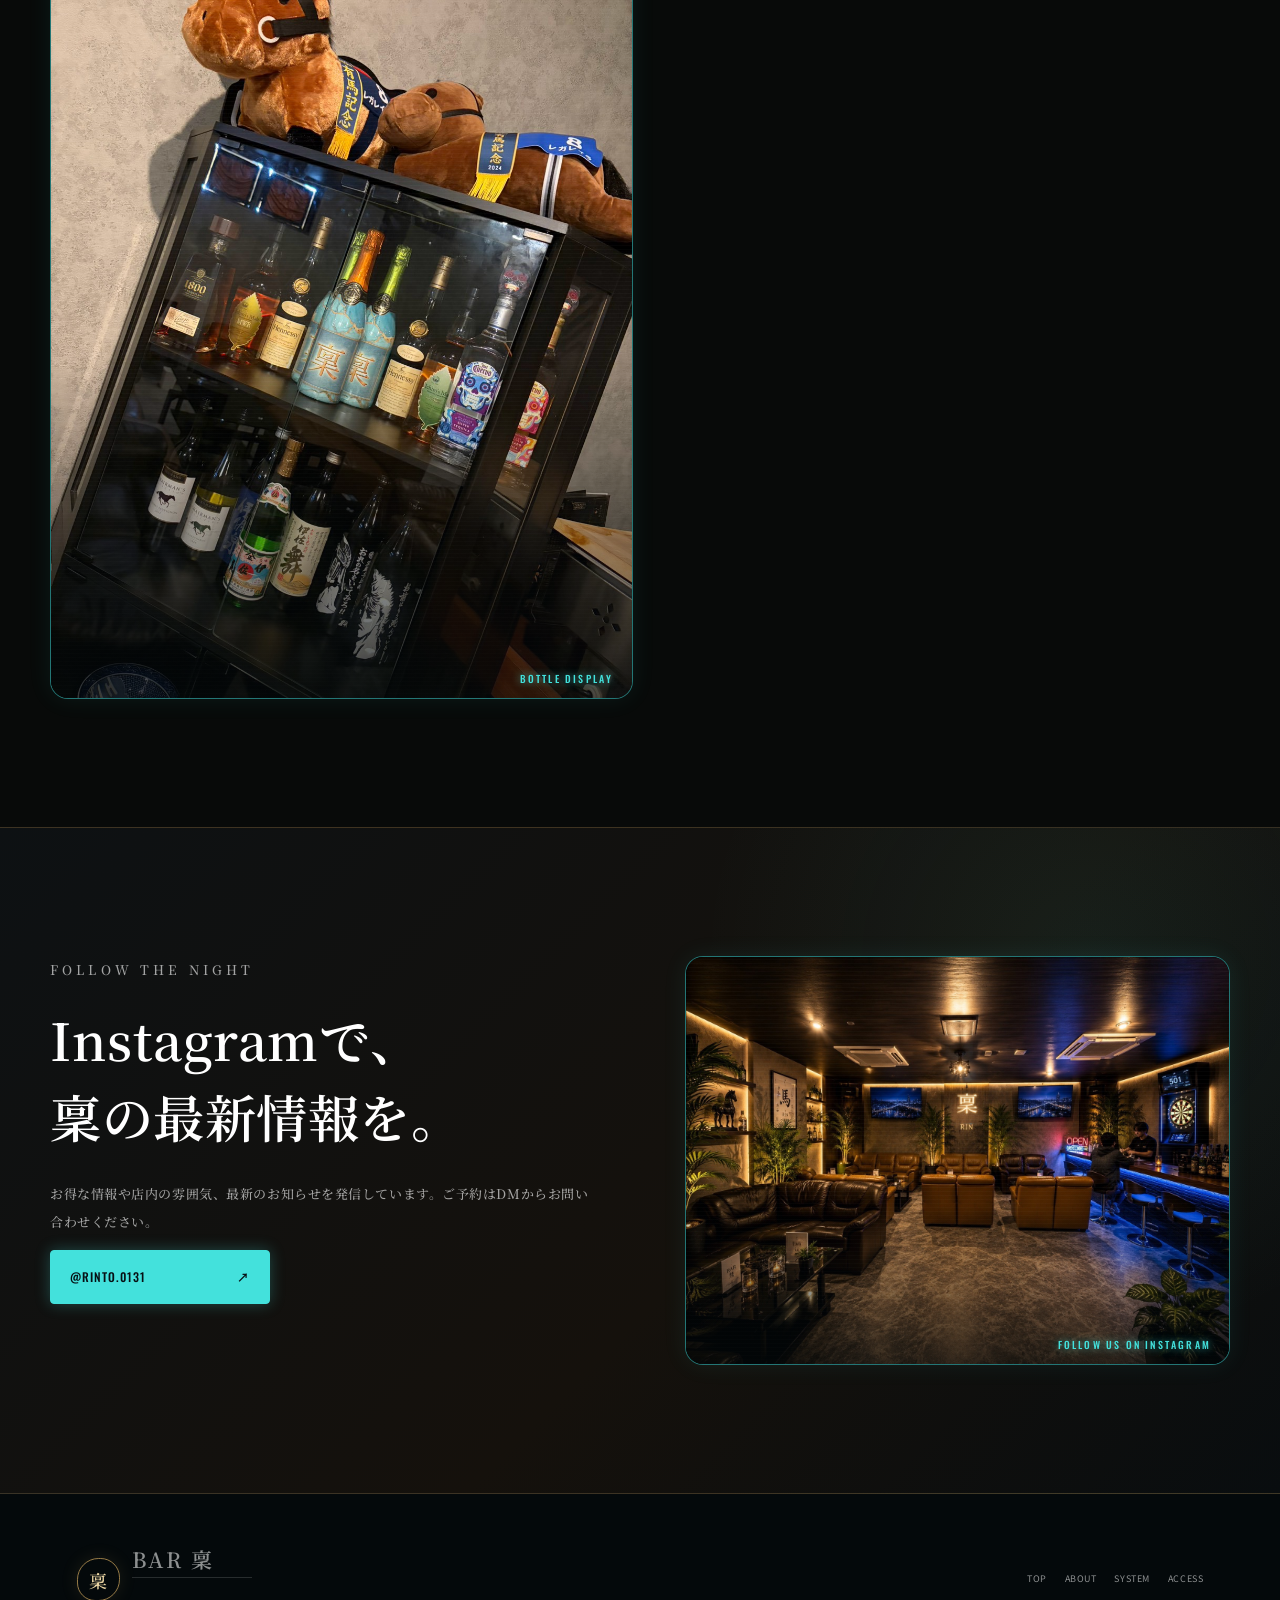
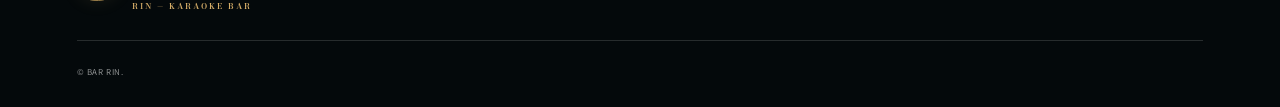
<file: gallery/index.html>
<!doctype html>
<html lang="ja"><head><meta charset="utf-8"><meta name="viewport" content="width=device-width,initial-scale=1"><title>ギャラリー｜BAR 稟</title><link rel="preconnect" href="https://fonts.googleapis.com"><link rel="preconnect" href="https://fonts.gstatic.com" crossorigin><link href="https://fonts.googleapis.com/css2?family=Bodoni+Moda:opsz,wght@6..96,500;6..96,600&family=Noto+Sans+JP:wght@400;500;600;700&family=Noto+Serif+JP:wght@500;600&display=swap" rel="stylesheet"><link rel="stylesheet" href="../site.css"></head>
<body>
<header class="site-header"><a class="brand" href="../"><span class="brand-mark">稟</span><span class="brand-type"><strong>BAR 稟</strong><small>RIN — KARAOKE BAR</small></span></a><button class="menu-button" type="button" aria-expanded="false" aria-controls="site-nav" data-menu-button><span></span><span></span><small>MENU</small></button><nav class="site-nav" id="site-nav" data-site-nav><a href="../">トップ</a><a href="../about/">お店について</a><a href="../system/">料金・メニュー</a><a href="./" aria-current="page">ギャラリー</a><a href="../access/">店舗情報</a><a class="nav-cta" href="https://www.instagram.com/rinto.0131/" target="_blank" rel="noopener noreferrer">Instagramで予約</a></nav></header>
<main class="page-main">
  <section class="sub-hero"><div class="shell"><p class="breadcrumb"><a href="../">TOP</a> ／ GALLERY</p><p class="eyebrow">TAKE A LOOK INSIDE</p><h1 class="display-title">店内の<em>雰囲気</em></h1><p class="lead">黒とゴールド、ターコイズの光。革張りソファと馬のコレクションが迎える店内です。</p></div></section>
  <section class="section"><div class="shell photo-grid real-gallery">
    <figure class="photo-frame"><img src="../assets/interior-wide-rin.jpg" alt="BAR 稟の店内全景"><figcaption>THE LOUNGE</figcaption></figure>
    <figure class="photo-frame"><img src="../assets/interior-counter-rin.jpg" alt="カラオケカウンター"><figcaption>KARAOKE COUNTER</figcaption></figure>
    <figure class="photo-frame"><img src="../assets/interior-lounge-rin.jpg" alt="革張りのソファ席"><figcaption>SOFA SEATS</figcaption></figure>
    <figure class="photo-frame portrait"><img src="../assets/lucky-horses.jpg" alt="馬のぬいぐるみコレクション"><figcaption>HORSE COLLECTION</figcaption></figure>
    <figure class="photo-frame portrait"><img src="../assets/entrance-sign.jpg" alt="BAR 稟の入口看板"><figcaption>ENTRANCE</figcaption></figure>
    <figure class="photo-frame"><img src="../assets/bottle-horse.jpg" alt="ボトルと馬のディスプレイ"><figcaption>BOTTLE DISPLAY</figcaption></figure>
  </div></section>
  <section class="section paper"><div class="shell content-grid"><div class="copy-block"><p class="eyebrow">FOLLOW THE NIGHT</p><h2>Instagramで、<br>稟の最新情報を。</h2><p>お得な情報や店内の雰囲気、最新のお知らせを発信しています。ご予約はDMからお問い合わせください。</p><a class="button button-primary" href="https://www.instagram.com/rinto.0131/" target="_blank" rel="noopener noreferrer"><span>@RINTO.0131</span><b>↗</b></a></div><figure class="photo-frame"><img src="../assets/interior-main-rin.jpg" alt="BAR 稟のラウンジ"><figcaption>FOLLOW US ON INSTAGRAM</figcaption></figure></div></section>
</main>
<footer class="site-footer"><a class="brand" href="../"><span class="brand-mark">稟</span><span class="brand-type"><strong>BAR 稟</strong><small>RIN — KARAOKE BAR</small></span></a><nav class="footer-links"><a href="../">TOP</a><a href="../about/">ABOUT</a><a href="../system/">SYSTEM</a><a href="../access/">ACCESS</a></nav><small>© BAR RIN.</small></footer><script src="../site.js"></script>
</body></html>
</file>
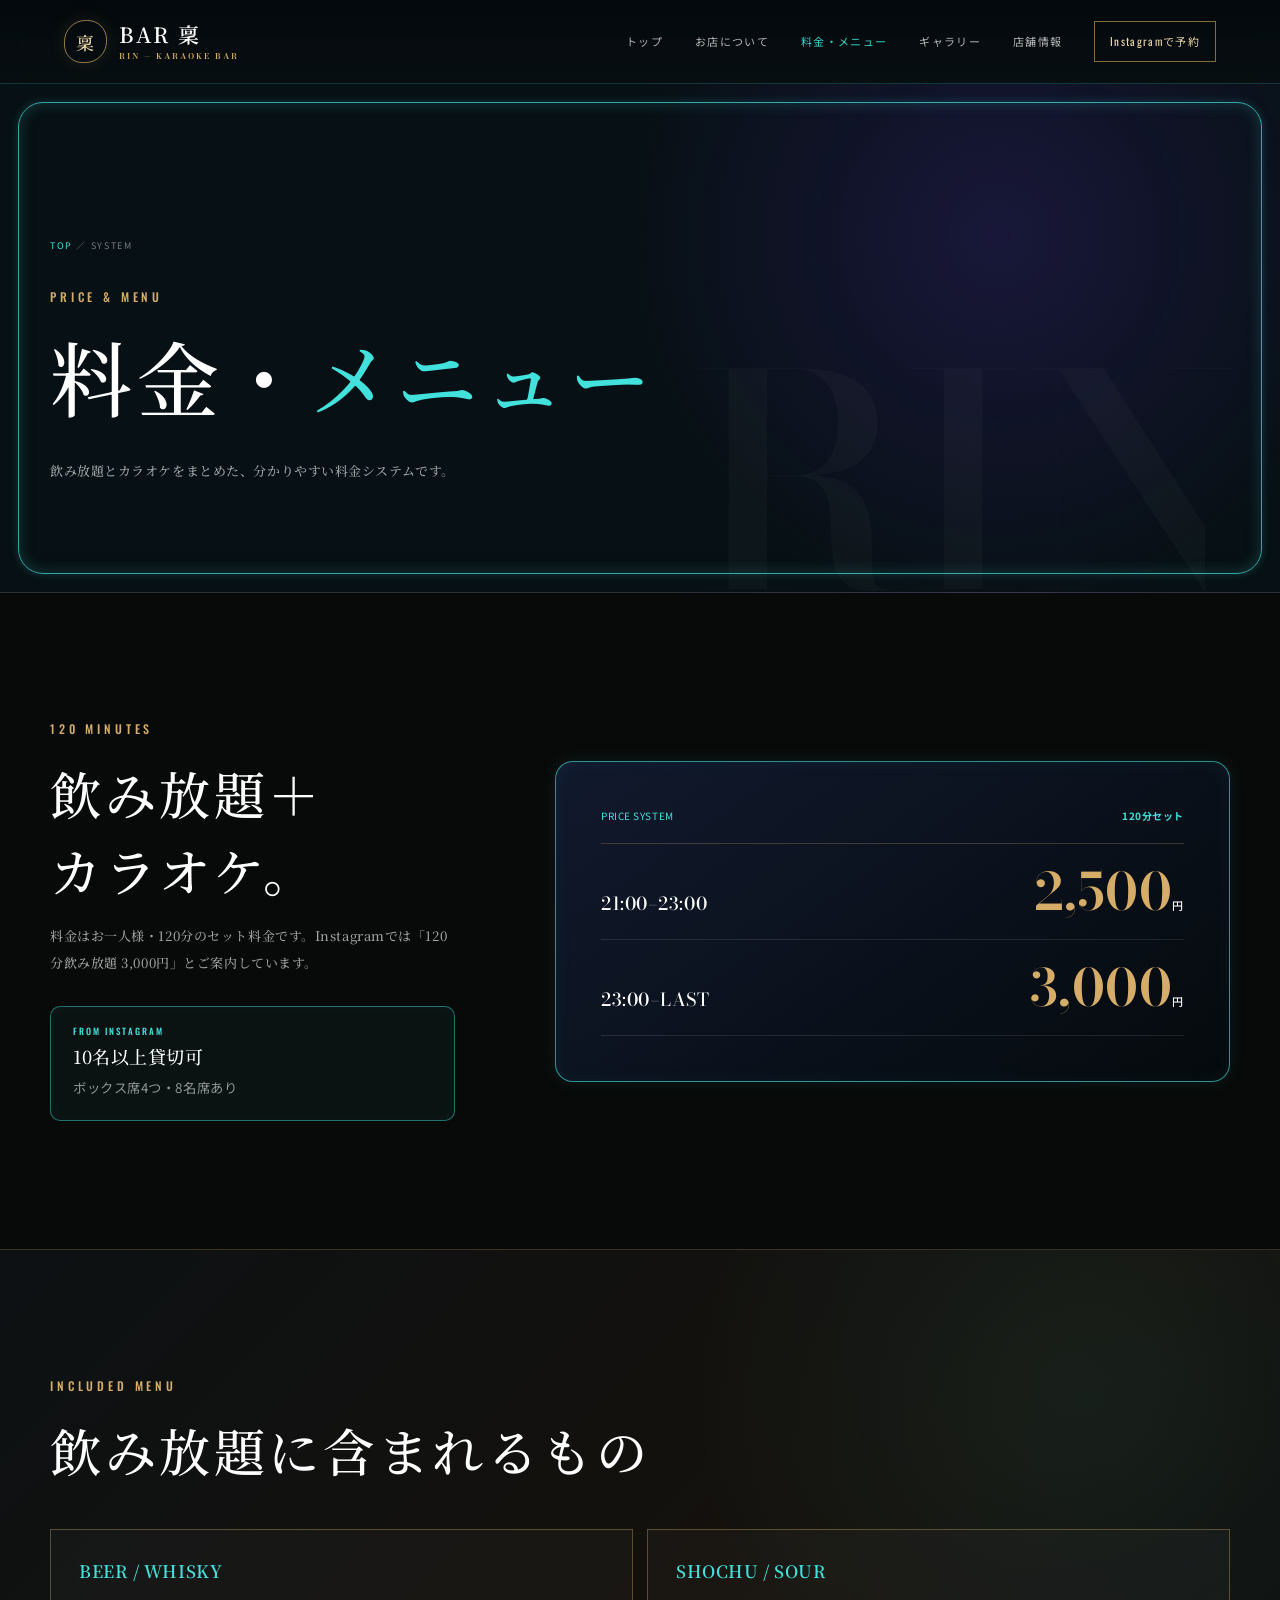
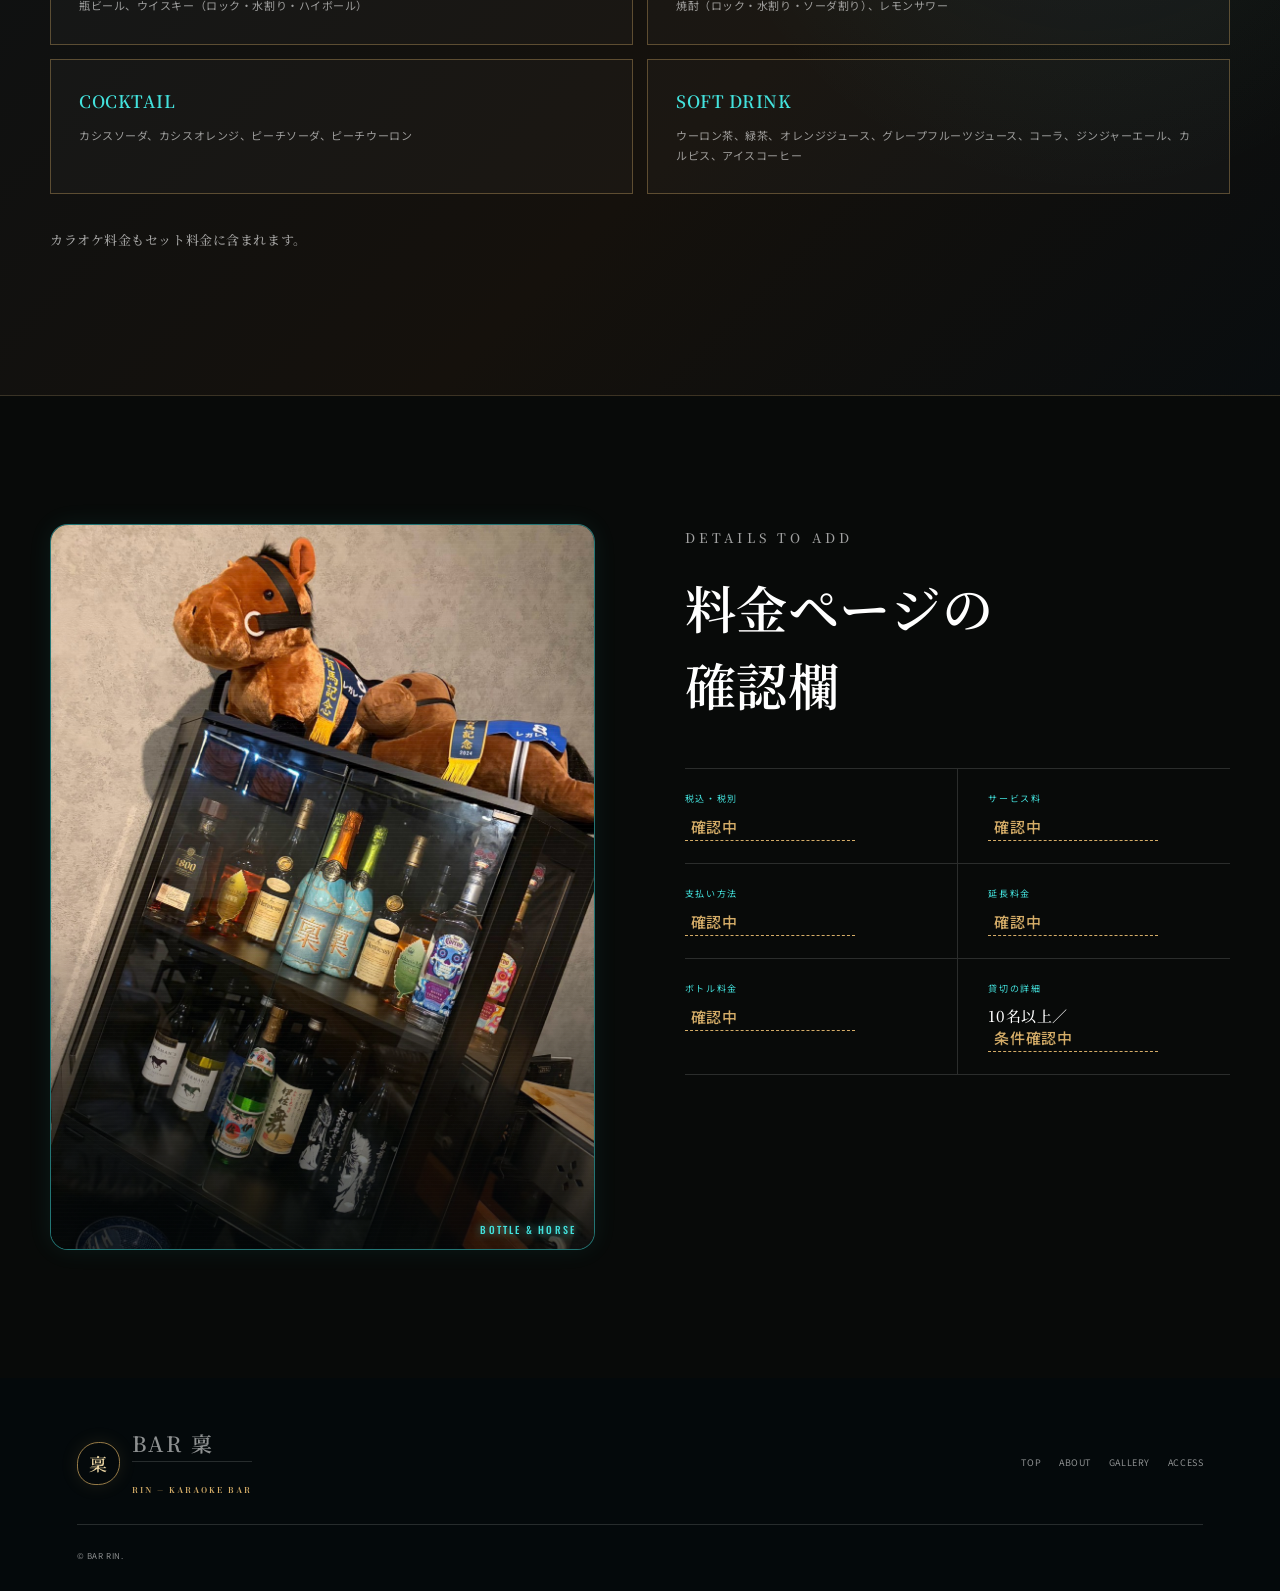
<file: system/index.html>
<!doctype html>
<html lang="ja"><head><meta charset="utf-8"><meta name="viewport" content="width=device-width,initial-scale=1"><title>料金・メニュー｜BAR 稟</title><link rel="preconnect" href="https://fonts.googleapis.com"><link rel="preconnect" href="https://fonts.gstatic.com" crossorigin><link href="https://fonts.googleapis.com/css2?family=Bodoni+Moda:opsz,wght@6..96,500;6..96,600&family=Noto+Sans+JP:wght@400;500;600;700&family=Noto+Serif+JP:wght@500;600&display=swap" rel="stylesheet"><link rel="stylesheet" href="../site.css"></head>
<body>
<header class="site-header"><a class="brand" href="../"><span class="brand-mark">稟</span><span class="brand-type"><strong>BAR 稟</strong><small>RIN — KARAOKE BAR</small></span></a><button class="menu-button" type="button" aria-expanded="false" aria-controls="site-nav" data-menu-button><span></span><span></span><small>MENU</small></button><nav class="site-nav" id="site-nav" data-site-nav><a href="../">トップ</a><a href="../about/">お店について</a><a href="./" aria-current="page">料金・メニュー</a><a href="../gallery/">ギャラリー</a><a href="../access/">店舗情報</a><a class="nav-cta" href="https://www.instagram.com/rinto.0131/" target="_blank" rel="noopener noreferrer">Instagramで予約</a></nav></header>
<main class="page-main">
  <section class="sub-hero"><div class="shell"><p class="breadcrumb"><a href="../">TOP</a> ／ SYSTEM</p><p class="eyebrow">PRICE &amp; MENU</p><h1 class="display-title">料金・<em>メニュー</em></h1><p class="lead">飲み放題とカラオケをまとめた、分かりやすい料金システムです。</p></div></section>
  <section class="section"><div class="shell quick-system"><div><p class="eyebrow">120 MINUTES</p><h2 class="section-title">飲み放題＋<br>カラオケ。</h2><p class="lead">料金はお一人様・120分のセット料金です。Instagramでは「120分飲み放題 3,000円」とご案内しています。</p><div class="official-note"><span>FROM INSTAGRAM</span><strong>10名以上貸切可</strong><small>ボックス席4つ・8名席あり</small></div></div><div class="price-board"><header><span>PRICE SYSTEM</span><strong>120分セット</strong></header><div class="price-row"><b>21:00–23:00</b><strong>2,500<small>円</small></strong></div><div class="price-row"><b>23:00–LAST</b><strong>3,000<small>円</small></strong></div></div></div></section>
  <section class="section paper"><div class="shell"><p class="eyebrow">INCLUDED MENU</p><h2 class="section-title">飲み放題に含まれるもの</h2><div class="menu-list"><article class="menu-box"><h3>BEER / WHISKY</h3><p>瓶ビール、ウイスキー（ロック・水割り・ハイボール）</p></article><article class="menu-box"><h3>SHOCHU / SOUR</h3><p>焼酎（ロック・水割り・ソーダ割り）、レモンサワー</p></article><article class="menu-box"><h3>COCKTAIL</h3><p>カシスソーダ、カシスオレンジ、ピーチソーダ、ピーチウーロン</p></article><article class="menu-box"><h3>SOFT DRINK</h3><p>ウーロン茶、緑茶、オレンジジュース、グレープフルーツジュース、コーラ、ジンジャーエール、カルピス、アイスコーヒー</p></article></div><p class="lead" style="margin-top:32px">カラオケ料金もセット料金に含まれます。</p></div></section>
  <section class="section"><div class="shell content-grid"><figure class="photo-frame portrait"><img src="../assets/bottle-horse.jpg" alt="馬のぬいぐるみとボトルが並ぶ棚"><figcaption>BOTTLE &amp; HORSE</figcaption></figure><div class="copy-block"><p class="eyebrow">DETAILS TO ADD</p><h2>料金ページの<br>確認欄</h2><dl class="fill-sheet"><div class="fill-item"><dt>税込・税別</dt><dd><span class="blank">確認中</span></dd></div><div class="fill-item"><dt>サービス料</dt><dd><span class="blank">確認中</span></dd></div><div class="fill-item"><dt>支払い方法</dt><dd><span class="blank">確認中</span></dd></div><div class="fill-item"><dt>延長料金</dt><dd><span class="blank">確認中</span></dd></div><div class="fill-item"><dt>ボトル料金</dt><dd><span class="blank">確認中</span></dd></div><div class="fill-item"><dt>貸切の詳細</dt><dd>10名以上／<span class="blank">条件確認中</span></dd></div></dl></div></div></section>
</main>
<footer class="site-footer"><a class="brand" href="../"><span class="brand-mark">稟</span><span class="brand-type"><strong>BAR 稟</strong><small>RIN — KARAOKE BAR</small></span></a><nav class="footer-links"><a href="../">TOP</a><a href="../about/">ABOUT</a><a href="../gallery/">GALLERY</a><a href="../access/">ACCESS</a></nav><small>© BAR RIN.</small></footer><script src="../site.js"></script>
</body></html>
</file>
<file: site.css>
@import url('https://fonts.googleapis.com/css2?family=Oswald:wght@400;500;600&display=swap');

:root {
  --ink: #071014;
  --ink-soft: #101c22;
  --paper: #f2eee5;
  --cyan: #43e1dc;
  --cyan-deep: #149f9b;
  --gold: #d5ad68;
  --white: #fff;
  --muted: #8b969b;
  --line: rgba(255,255,255,.14);
  --sans: "Noto Sans JP", sans-serif;
  --serif: "Noto Serif JP", serif;
  --display: "Noto Serif JP", serif;
  --latin: "Bodoni Moda", serif;
  --condensed: "Oswald", "Noto Sans JP", sans-serif;
}

* { box-sizing: border-box; }
html { scroll-behavior: smooth; overflow-x: clip; }
body { margin: 0; overflow-x: clip; background: var(--ink); color: var(--white); font-family: var(--sans); line-height: 1.8; letter-spacing: .035em; }
body::after { content: ""; position: fixed; z-index: 999; inset: 0; pointer-events: none; opacity: .22; background: repeating-linear-gradient(0deg,rgba(255,255,255,.035) 0,rgba(255,255,255,.035) 1px,transparent 1px,transparent 4px); mix-blend-mode: soft-light; }
body.menu-open { overflow: hidden; }
a { color: inherit; text-decoration: none; }
button { font: inherit; }

.site-header { position: fixed; z-index: 100; inset: 0 0 auto; height: 84px; display: flex; align-items: center; justify-content: space-between; padding: 0 clamp(20px,5vw,72px); background: linear-gradient(180deg,rgba(4,9,13,.96),rgba(7,16,20,.78)); backdrop-filter: blur(14px); border-bottom: 1px solid rgba(67,225,220,.22); }
.brand { display: flex; align-items: center; gap: 12px; }
.brand-mark { width: 43px; height: 43px; display: grid; place-items: center; border: 1px solid var(--cyan); border-radius: 50%; color: var(--cyan); font-size: 23px; box-shadow: 0 0 8px rgba(67,225,220,.45),0 0 25px rgba(67,225,220,.12); animation: logo-current 9s infinite; }
.brand-type strong { display: block; font: 600 21px/1 var(--serif); letter-spacing: .12em; }
.brand-type small { display: block; margin-top: 7px; color: var(--gold); font: 600 8px/1 var(--latin); letter-spacing: .25em; }
.site-nav { display: flex; align-items: center; gap: clamp(18px,2.5vw,34px); font-family: var(--condensed); font-size: 11px; letter-spacing: .12em; }
.site-nav a { color: rgba(255,255,255,.7); }
.site-nav a:hover,.site-nav a[aria-current="page"] { color: var(--cyan); }
.site-nav .nav-cta { padding: 10px 15px; border: 1px solid var(--cyan); color: var(--cyan); }
.menu-button { display: none; border: 0; background: none; color: #fff; }

.page-main { padding-top: 84px; }
.shell { width: min(1180px, calc(100% - 44px)); margin: 0 auto; }
.eyebrow { margin: 0 0 17px; color: var(--gold); font: 500 12px/1.4 var(--condensed); letter-spacing: .32em; }
.display-title { margin: 0; font: 500 clamp(42px,6.4vw,92px)/1.3 var(--display); letter-spacing: .055em; }
.display-title em { color: var(--cyan); font-style: normal; }
.section-title { margin: 0; font: 500 clamp(31px,4vw,54px)/1.5 var(--display); letter-spacing: .07em; }
.lead { color: rgba(255,255,255,.62); font: 500 13px/2.1 var(--serif); }
.section { padding: clamp(80px,10vw,145px) 0; }

.home-hero { min-height: calc(100svh - 84px); display: grid; grid-template-columns: .92fr 1.08fr; position: relative; overflow: hidden; padding: 18px; background: radial-gradient(circle at 72% 35%,rgba(35,25,91,.35),transparent 38%),#050b10; }
.home-hero::before { content: ""; position: absolute; z-index: 4; inset: 15px; border: 1px solid rgba(67,225,220,.88); border-radius: 28px; box-shadow: inset 0 0 16px rgba(67,225,220,.28),0 0 12px rgba(67,225,220,.3); pointer-events: none; animation: frame-current 8.5s infinite; }
.home-hero::after { content: "♞"; position: absolute; right: 17%; top: 50%; transform: translate(50%,-50%); color: rgba(255,255,255,.035); text-shadow: 0 0 30px rgba(67,225,220,.16); font: 34vw/1 serif; pointer-events: none; }
.hero-copy { align-self: center; padding: 95px clamp(28px,7vw,110px); position: relative; z-index: 5; }
.hero-copy>.eyebrow { display: inline-flex; padding: 14px 24px; margin-bottom: 30px; border: 1px solid rgba(67,225,220,.82); border-radius: 8px; color: #f3ffff; background: rgba(2,9,13,.48); box-shadow: 0 0 8px rgba(67,225,220,.35),inset 0 0 10px rgba(67,225,220,.12); text-shadow: 0 0 8px rgba(255,255,255,.7); animation: label-flicker 11s infinite; }
.hero-copy .lead { max-width: 610px; margin: 30px 0 36px; }
.hero-actions { display: flex; flex-wrap: wrap; gap: 12px; }
.button { min-height: 54px; min-width: 220px; display: inline-flex; align-items: center; justify-content: space-between; gap: 24px; padding: 12px 19px; border: 1px solid rgba(255,255,255,.3); border-radius: 4px; font-family: var(--condensed); font-size: 12px; font-weight: 500; letter-spacing: .08em; transition: .25s; }
.button:hover { transform: translateY(-2px); border-color: var(--cyan); box-shadow: 0 0 18px rgba(67,225,220,.12); }
.button-primary { background: var(--cyan); border-color: var(--cyan); color: var(--ink); box-shadow: 0 0 15px rgba(67,225,220,.28); }
.hero-vertical { position: absolute; right: 44px; top: 90px; z-index: 6; height: 300px; margin: 0; padding: 14px 10px; writing-mode: vertical-rl; border-inline: 1px solid rgba(67,225,220,.35); color: rgba(255,255,255,.72); font: 500 13px/1.8 var(--display); letter-spacing: .16em; text-shadow: 0 0 12px rgba(67,225,220,.3); }
.hero-vertical b { color: var(--cyan); font-weight: 500; }

.photo-slot { min-height: 320px; position: relative; display: grid; place-items: center; overflow: hidden; border: 1px solid rgba(67,225,220,.45); border-radius: 18px; color: var(--cyan); background: radial-gradient(circle at 50% 40%,rgba(45,34,103,.28),transparent 52%),linear-gradient(145deg,#0c151c,#050a0e); box-shadow: inset 0 0 28px rgba(67,225,220,.045); }
.photo-slot::before,.photo-slot::after { content: ""; position: absolute; inset: 18px; pointer-events: none; }
.photo-slot::before { border: 1px solid rgba(255,255,255,.09); border-radius: 10px; }
.photo-slot::after { background: repeating-linear-gradient(0deg,rgba(255,255,255,.025) 0,rgba(255,255,255,.025) 1px,transparent 1px,transparent 4px); animation: scan-drift 8s linear infinite; }
.slot-label { position: relative; z-index: 2; text-align: center; padding: 20px; }
.slot-label strong { display: inline-block; padding: 13px 18px; border: 1px solid rgba(67,225,220,.6); border-radius: 7px; font: 500 clamp(18px,2.4vw,31px)/1 var(--condensed); letter-spacing: .22em; text-shadow: 0 0 8px rgba(255,255,255,.55); box-shadow: 0 0 8px rgba(67,225,220,.25); }
.slot-label span { display: block; margin-top: 13px; color: rgba(255,255,255,.56); font-size: 10px; letter-spacing: .08em; }
.hero-photo-slot { min-height: 100%; z-index: 2; border: 0; border-radius: 0 25px 25px 0; background: radial-gradient(circle at 50% 35%,rgba(67,225,220,.11),transparent 24%),radial-gradient(circle at 50% 50%,rgba(52,35,106,.45),transparent 60%),#070d13; box-shadow: none; }

.photo-frame { min-height: 340px; margin: 0; position: relative; overflow: hidden; border: 1px solid rgba(67,225,220,.5); border-radius: 18px; background: #050a0e; box-shadow: 0 0 25px rgba(67,225,220,.08); }
.photo-frame::after { content: ""; position: absolute; inset: 0; pointer-events: none; background: linear-gradient(180deg,transparent 55%,rgba(3,8,10,.72)),repeating-linear-gradient(0deg,rgba(255,255,255,.018) 0,rgba(255,255,255,.018) 1px,transparent 1px,transparent 4px); }
.photo-frame img { width: 100%; height: 100%; min-height: inherit; display: block; object-fit: cover; transition: transform 1s cubic-bezier(.22,1,.36,1),filter .5s; }
.photo-frame:hover img { transform: scale(1.025); filter: saturate(1.06); }
.photo-frame figcaption { position: absolute; z-index: 2; right: 18px; bottom: 14px; color: var(--cyan); font: 500 10px/1 var(--condensed); letter-spacing: .22em; text-shadow: 0 0 8px rgba(67,225,220,.7); }
.photo-frame.portrait { min-height: 560px; }
.hero-photo-frame { min-height: 100%; z-index: 2; border: 0; border-radius: 0 25px 25px 0; }
.hero-photo-frame img { filter: brightness(.68) saturate(.86); }
.hero-photo-frame::before { content: ""; position: absolute; z-index: 1; inset: 0; background: linear-gradient(90deg,#050b10 0,rgba(5,11,16,.58) 18%,transparent 55%),linear-gradient(0deg,rgba(5,11,16,.42),transparent 45%); pointer-events: none; }

.insta-facts { border-block: 1px solid rgba(213,173,104,.3); background: linear-gradient(90deg,#071014,#102326 52%,#071014); }
.facts-row { min-height: 112px; display: grid; grid-template-columns: repeat(4,1fr) auto; align-items: stretch; }
.facts-row p { margin: 0; padding: 24px 20px; display: flex; flex-direction: column; justify-content: center; border-left: 1px solid rgba(255,255,255,.1); }
.facts-row p span { color: var(--cyan); font: 500 9px/1 var(--condensed); letter-spacing: .2em; }
.facts-row p strong { margin-top: 10px; font: 500 13px/1.5 var(--serif); }
.facts-row>a { min-width: 180px; display: flex; align-items: center; justify-content: center; gap: 16px; padding: 20px; border-inline: 1px solid rgba(67,225,220,.3); color: var(--cyan); font: 500 12px var(--condensed); letter-spacing: .12em; }

.paper { color: #fff; background: radial-gradient(circle at 85% 20%,rgba(67,225,220,.07),transparent 32%),linear-gradient(135deg,#0d1113,#15110c 58%,#090d0f); border-block: 1px solid rgba(213,173,104,.22); }
.paper .lead,.paper .copy-block p { color: rgba(255,255,255,.62); }
.paper .fill-item { border-color: rgba(213,173,104,.2)!important; }
.paper .fill-item:nth-child(even) { border-left-color: rgba(213,173,104,.2)!important; }
.paper .menu-box { border-color: rgba(213,173,104,.36); background: rgba(255,255,255,.025); }
.paper .menu-box p { color: rgba(255,255,255,.58); }
.page-map { display: grid; grid-template-columns: repeat(2,1fr); gap: 13px; margin-top: 55px; padding: 15px; border: 1px solid rgba(20,159,155,.48); border-radius: 25px; box-shadow: 0 0 25px rgba(20,159,155,.08); background: rgba(7,16,20,.045); }
.page-card { min-height: 245px; padding: 34px; position: relative; display: flex; flex-direction: column; justify-content: space-between; color: #fff; background: linear-gradient(145deg,#111b25,#0a1118); border: 1px solid rgba(67,225,220,.24); border-radius: 12px; transition: transform .3s,border-color .3s,box-shadow .3s; }
.page-card:hover { transform: translateY(-4px); border-color: rgba(67,225,220,.75); box-shadow: 0 0 20px rgba(67,225,220,.12); }
.page-card span { color: var(--cyan); font: 500 15px var(--condensed); letter-spacing: .2em; text-shadow: 0 0 8px rgba(67,225,220,.35); }
.page-card h3 { margin: 20px 0 8px; font: 500 25px var(--display); }
.page-card p { margin: 0; color: rgba(255,255,255,.55); font-size: 11px; }
.page-card b { align-self: flex-end; color: var(--gold); font-size: 18px; }

.quick-system { display: grid; grid-template-columns: .75fr 1.25fr; gap: clamp(40px,8vw,100px); align-items: center; }
.price-board { padding: clamp(25px,4vw,45px); border: 1px solid rgba(67,225,220,.62); border-radius: 18px; background: linear-gradient(145deg,rgba(18,26,47,.96),rgba(5,10,13,.98)); box-shadow: inset 0 0 20px rgba(67,225,220,.05),0 0 18px rgba(67,225,220,.09); }
.price-board header { display: flex; justify-content: space-between; padding-bottom: 18px; border-bottom: 1px solid rgba(213,173,104,.25); color: var(--cyan); font-size: 10px; }
.price-row { display: flex; justify-content: space-between; align-items: end; gap: 20px; padding: 22px 0; border-bottom: 1px solid rgba(255,255,255,.1); }
.price-row b { font: 500 18px var(--latin); }
.price-row strong { color: var(--gold); font: 600 clamp(36px,4vw,53px)/1 var(--latin); }
.price-row small { color: #fff; font: 500 11px var(--sans); }

.fill-sheet { display: grid; grid-template-columns: repeat(2,minmax(0,1fr)); margin-top: 45px; border-top: 1px solid rgba(255,255,255,.14); }
.fill-item { padding: 22px 0; border-bottom: 1px solid rgba(255,255,255,.14); }
.fill-item:nth-child(odd) { padding-right: 30px; }
.fill-item:nth-child(even) { padding-left: 30px; border-left: 1px solid rgba(255,255,255,.14); }
.fill-item dt { color: var(--cyan); font-size: 9px; letter-spacing: .18em; }
.fill-item dd { margin: 8px 0 0; font: 500 15px var(--serif); }
.blank { display: inline-block; min-width: 170px; padding: 1px 6px 3px; color: var(--gold); border-bottom: 1px dashed var(--gold); font-family: var(--sans); }
.placeholder-note { display: inline-block; margin-top: 10px; padding: 4px 8px; border: 1px solid rgba(213,173,104,.35); color: #9a8258; font-size: 8px; letter-spacing: .08em; }

.sub-hero { position: relative; padding: clamp(115px,12vw,165px) 0 95px; border-bottom: 1px solid var(--line); background: radial-gradient(circle at 78% 30%,rgba(48,32,108,.42),transparent 36%),var(--ink); overflow: hidden; }
.sub-hero::before { content: ""; position: absolute; inset: 18px; border: 1px solid rgba(67,225,220,.72); border-radius: 25px; box-shadow: inset 0 0 15px rgba(67,225,220,.2),0 0 10px rgba(67,225,220,.18); pointer-events: none; animation: frame-current 8.5s infinite; }
.sub-hero::after { content: "RIN"; position: absolute; right: 3vw; bottom: -3vw; color: rgba(255,255,255,.025); font: 600 23vw/1 var(--latin); pointer-events: none; }
.sub-hero .shell { position: relative; z-index: 2; }
.breadcrumb { margin: 0 0 35px; color: rgba(255,255,255,.45); font-size: 9px; letter-spacing: .18em; }
.breadcrumb a { color: var(--cyan); }
.sub-hero p:last-child { max-width: 650px; margin-top: 28px; }
.content-grid { display: grid; grid-template-columns: 1fr 1fr; gap: clamp(35px,7vw,90px); align-items: start; }
.copy-block h2 { margin: 0 0 25px; font: 600 clamp(30px,4vw,52px)/1.5 var(--display); }
.copy-block p { color: rgba(255,255,255,.62); font: 500 13px/2.2 var(--serif); }
.vertical-copy { height: 340px; margin: 0 auto; padding: 20px; writing-mode: vertical-rl; border-inline: 1px solid rgba(20,159,155,.4); font: 500 17px/2 var(--display); letter-spacing: .14em; }
.vertical-copy.compact { height: 280px; margin: 36px 0 0 auto; color: rgba(255,255,255,.78); }

.recommend-grid { display: grid; grid-template-columns: repeat(2,1fr); gap: 13px; margin-top: 48px; }
.recommend-grid { padding: 14px; border: 1px solid rgba(67,225,220,.42); border-radius: 22px; background: rgba(8,18,25,.04); }
.recommend-card { min-height: 175px; display: grid; grid-template-columns: 52px 1fr; gap: 18px; padding: 30px; background: linear-gradient(145deg,#121b2a,#0a1219); border: 1px solid rgba(67,225,220,.22); border-radius: 10px; }
.recommend-card>span { color: var(--cyan); font: 500 31px/1 var(--condensed); text-shadow: 0 0 8px rgba(67,225,220,.45); }
.recommend-card h3 { margin: 0 0 10px; font: 500 17px var(--display); }
.recommend-card p { margin: 0; color: rgba(255,255,255,.55); font-size: 11px; }

.photo-grid { display: grid; grid-template-columns: repeat(2,1fr); gap: 15px; }
.photo-grid .photo-slot:first-child { grid-column: 1/-1; min-height: 480px; }
.photo-grid .photo-slot { min-height: 330px; }
.real-gallery .photo-frame:first-child { grid-column: 1/-1; min-height: 560px; }
.real-gallery .photo-frame { min-height: 410px; }
.real-gallery .photo-frame.portrait { min-height: 650px; }

.official-note { margin-top: 30px; padding: 20px 22px; display: grid; gap: 7px; border: 1px solid rgba(67,225,220,.46); border-radius: 10px; background: rgba(67,225,220,.045); box-shadow: inset 0 0 14px rgba(67,225,220,.04); }
.official-note span { color: var(--cyan); font: 500 9px/1 var(--condensed); letter-spacing: .22em; }
.official-note strong { color: #fff; font: 500 18px var(--display); }
.official-note small { color: rgba(255,255,255,.55); }

.menu-list { display: grid; grid-template-columns: repeat(2,1fr); gap: 14px; margin-top: 40px; }
.menu-box { padding: 28px; border: 1px solid rgba(213,173,104,.35); background: rgba(255,255,255,.025); }
.menu-box h3 { margin: 0 0 13px; color: var(--cyan); font: 600 17px var(--display); }
.menu-box p { margin: 0; color: rgba(255,255,255,.55); font-size: 11px; }

.site-footer { padding: 55px clamp(22px,6vw,80px) 28px; background: #04090b; display: grid; grid-template-columns: 1fr auto; gap: 30px; align-items: center; color: rgba(255,255,255,.55); }
.site-footer small { grid-column: 1/-1; padding-top: 24px; border-top: 1px solid var(--line); font-size: 8px; }
.footer-links { display: flex; flex-wrap: wrap; gap: 18px; font-size: 9px; }

.reveal-target { opacity: 0; transform: translateY(24px); transition: opacity .75s ease,transform .75s cubic-bezier(.22,1,.36,1); }
.reveal-target.is-visible { opacity: 1; transform: none; }

@keyframes frame-current {
  0%, 28%, 30%, 31%, 72%, 74%, 100% { opacity: 1; filter: brightness(1); }
  29%, 30.5%, 73% { opacity: .48; filter: brightness(.65); }
}
@keyframes label-flicker {
  0%, 52%, 54%, 55%, 84%, 86%, 100% { opacity: 1; }
  53%, 54.5%, 85% { opacity: .55; }
}
@keyframes logo-current {
  0%, 61%, 63%, 64%, 100% { opacity: 1; }
  62%, 63.5% { opacity: .45; }
}
@keyframes scan-drift { from { transform: translateY(0); } to { transform: translateY(8px); } }

@media (max-width: 820px) {
  .site-header { height: 70px; padding: 0 18px; backdrop-filter: none; }
  .page-main { padding-top: 70px; }
  .brand-mark { width: 37px; height: 37px; font-size: 19px; }
  .brand-type strong { font-size: 17px; }
  .menu-button { z-index: 2; width: 52px; height: 52px; display: grid; place-content: center; gap: 5px; padding: 7px; border: 1px solid rgba(255,255,255,.55); border-radius: 50%; }
  .menu-button span { width: 26px; height: 1px; background: currentColor; }
  .menu-button small { font-size: 6px; letter-spacing: .18em; }
  .site-nav { position: fixed; inset: auto; top: 0; left: 0; width: 100vw; height: 100dvh; overflow-y: auto; flex-direction: column; justify-content: center; align-items: flex-start; gap: 24px; padding: 90px 20vw 45px; background: rgba(7,16,20,.985); font: 500 18px var(--serif); transform: translateX(100%); transition: transform .3s; }
  .site-nav.open { transform: none; }
  .home-hero { grid-template-columns: 1fr; padding: 9px; }
  .home-hero::before { inset: 8px; border-radius: 20px; }
  .home-hero::after { right: -5%; top: 34%; font-size: 88vw; }
  .hero-copy { padding: 85px 68px 60px 22px; }
  .hero-copy>.eyebrow { padding: 11px 14px; font-size: 9px; letter-spacing: .24em; }
  .hero-copy .lead { font-size: 11px; }
  .hero-vertical { top: 55px; right: 10px; height: 230px; padding: 10px 7px; font-size: 10px; }
  .hero-photo-slot { min-height: 440px; border: 0; border-radius: 0 0 18px 18px; }
  .hero-photo-frame { min-height: 430px; border-radius: 0 0 18px 18px; }
  .facts-row { grid-template-columns: repeat(2,1fr); }
  .facts-row>a { grid-column: 1/-1; min-height: 68px; border-top: 1px solid rgba(67,225,220,.3); }
  .sub-hero::before { inset: 8px; border-radius: 18px; }
  .button { width: 100%; min-width: 0; }
  .page-map,.quick-system,.content-grid,.recommend-grid,.photo-grid,.menu-list { grid-template-columns: 1fr; }
  .page-card { min-height: 210px; }
  .photo-grid .photo-slot:first-child { grid-column: auto; min-height: 360px; }
  .photo-grid .photo-slot { min-height: 300px; }
  .real-gallery .photo-frame:first-child { grid-column: auto; min-height: 330px; }
  .real-gallery .photo-frame,.real-gallery .photo-frame.portrait,.photo-frame.portrait { min-height: 420px; }
  .fill-sheet { grid-template-columns: 1fr; }
  .fill-item:nth-child(odd),.fill-item:nth-child(even) { padding: 18px 0; border-left: 0; }
  .recommend-card { min-height: 0; grid-template-columns: 43px 1fr; padding: 23px 19px; }
  .site-footer { grid-template-columns: 1fr; }
  .site-footer small { grid-column: auto; }
}

@media (prefers-reduced-motion: reduce) { html { scroll-behavior: auto; } * { transition: none!important; animation: none!important; } .reveal-target { opacity: 1; transform: none; } }

/* BAR RIN editorial redesign */
:root { --rin-black:#080a09; --rin-black-2:#10100d; --rin-gold:#c7a15b; --rin-gold-pale:#e8d3a2; --rin-teal:#35d5c9; --rin-cream:#eee6d7; }
body { background:var(--rin-black); }
body::after { opacity:.1; mix-blend-mode:overlay; }
.page-main--home { padding-top:0; }
.site-header--overlay { background:linear-gradient(180deg,rgba(4,6,6,.88),rgba(4,6,6,.12)); border:0; backdrop-filter:none; }
.brand-mark { border-color:rgba(199,161,91,.75); border-radius:50% 45% 50% 42%; color:var(--rin-gold-pale); font:500 18px/1 var(--serif); box-shadow:0 0 18px rgba(199,161,91,.12); animation:none; }
.site-nav .nav-cta { color:var(--rin-gold-pale); border-color:rgba(199,161,91,.65); }
.site-nav a:hover,.site-nav a[aria-current="page"] { color:var(--rin-teal); }

.rin-hero { min-height:100svh; position:relative; display:grid; place-items:center; overflow:hidden; isolation:isolate; background:#070908; }
.rin-hero__image { position:absolute; z-index:-4; inset:0; width:100%; height:100%; object-fit:cover; object-position:center; animation:rin-breathe 18s ease-in-out infinite alternate; }
.rin-hero__shade { position:absolute; z-index:-3; inset:0; background:linear-gradient(180deg,rgba(5,7,7,.28),rgba(5,7,7,.12) 38%,rgba(5,7,7,.78)),radial-gradient(circle at 50% 42%,rgba(2,5,6,.05),rgba(2,5,6,.64) 82%); }
.rin-hero__frame { position:absolute; z-index:2; inset:18px; border:1px solid rgba(53,213,201,.72); border-radius:30px; box-shadow:inset 0 0 20px rgba(53,213,201,.12),0 0 12px rgba(53,213,201,.14); pointer-events:none; animation:rin-current 12s infinite; }
.rin-hero__center { position:relative; z-index:3; width:min(720px,70vw); text-align:center; padding-top:4vh; }
.rin-hero__label { width:max-content; margin:0 auto 34px; padding:13px 44px 15px; border:1px solid rgba(53,213,201,.78); border-radius:8px; color:#fff; background:rgba(4,8,8,.38); box-shadow:0 0 13px rgba(53,213,201,.22),inset 0 0 10px rgba(53,213,201,.08); font:500 clamp(13px,1.4vw,19px)/1 var(--condensed); letter-spacing:.38em; }
.rin-hero h1 { margin:0; display:flex; align-items:center; justify-content:center; gap:clamp(18px,3vw,42px); text-shadow:0 4px 24px rgba(0,0,0,.7); }
.rin-hero h1 span { color:var(--rin-gold-pale); font:500 clamp(38px,5vw,72px)/1 var(--latin); letter-spacing:.1em; }
.rin-hero h1 strong { color:#fff; font:400 clamp(100px,14vw,205px)/.82 var(--serif); text-shadow:0 0 22px rgba(53,213,201,.28),0 4px 24px #000; }
.rin-hero h1 small { align-self:flex-end; margin-bottom:10px; color:var(--rin-teal); font:500 clamp(14px,1.7vw,23px)/1 var(--condensed); letter-spacing:.4em; writing-mode:vertical-rl; }
.rin-hero__tagline { margin:35px auto 0; color:rgba(255,255,255,.82); font:400 clamp(12px,1.2vw,15px)/2.15 var(--serif); letter-spacing:.12em; }
.rin-hero__vertical { position:absolute; z-index:3; top:19%; height:330px; margin:0; writing-mode:vertical-rl; color:rgba(255,255,255,.78); font:400 13px/2 var(--serif); letter-spacing:.2em; }
.rin-hero__vertical::before { content:""; display:block; height:58px; margin-inline:auto 15px; border-right:1px solid var(--rin-gold); }
.rin-hero__vertical--left { left:clamp(38px,5vw,82px); }
.rin-hero__vertical--right { right:clamp(38px,5vw,82px); }
.rin-hero__vertical--right::first-line { color:var(--rin-teal); }
.rin-hero__bottom { position:absolute; z-index:3; inset:auto clamp(42px,6vw,90px) 36px; display:grid; grid-template-columns:1fr 1fr auto; align-items:end; gap:35px; }
.rin-hero__bottom p { margin:0; display:grid; gap:5px; }
.rin-hero__bottom span { color:var(--rin-gold); font:500 9px/1 var(--condensed); letter-spacing:.25em; }
.rin-hero__bottom b { color:rgba(255,255,255,.8); font:500 12px/1.4 var(--condensed); letter-spacing:.12em; }
.rin-hero__bottom>a { min-width:215px; display:flex; justify-content:space-between; padding:15px 18px; border-bottom:1px solid var(--rin-teal); color:#fff; font:500 12px var(--serif); }
.rin-scroll { position:absolute; z-index:3; left:50%; bottom:28px; display:grid; justify-items:center; gap:8px; color:rgba(255,255,255,.45); font:500 8px var(--condensed); letter-spacing:.22em; transform:translateX(-50%); }
.rin-scroll i { width:1px; height:38px; position:relative; overflow:hidden; background:rgba(255,255,255,.2); }
.rin-scroll i::after { content:""; position:absolute; inset:-100% 0 auto; height:100%; background:var(--rin-teal); animation:scroll-line 2.2s ease-in-out infinite; }

.section-kicker { margin:0 0 28px; color:var(--rin-gold); font:500 10px/1 var(--condensed); letter-spacing:.3em; }
.text-link { width:max-content; display:flex; align-items:center; gap:38px; margin-top:34px; padding-bottom:8px; border-bottom:1px solid rgba(199,161,91,.65); color:var(--rin-cream); font:500 12px var(--serif); letter-spacing:.08em; }
.text-link b { color:var(--rin-teal); }

.rin-concept { width:min(1320px,calc(100% - 60px)); margin:0 auto; padding:clamp(110px,13vw,190px) 0; display:grid; grid-template-columns:repeat(12,1fr); gap:clamp(18px,2vw,32px); position:relative; }
.rin-concept::before { content:"馬"; position:absolute; right:-2vw; top:8%; color:rgba(199,161,91,.035); font:400 clamp(180px,30vw,470px)/1 var(--serif); pointer-events:none; }
.rin-concept__statement { grid-column:1/6; position:relative; z-index:2; }
.rin-concept__statement h2 { margin:0; font:400 clamp(42px,6vw,84px)/1.45 var(--serif); letter-spacing:.08em; }
.rin-concept__statement h2 em { color:var(--rin-teal); font-style:normal; }
.vertical-note { height:285px; margin:55px 0 0 auto; padding-inline:18px; writing-mode:vertical-rl; border-right:1px solid rgba(199,161,91,.55); color:rgba(255,255,255,.64); font:400 14px/2.1 var(--serif); letter-spacing:.16em; }
.rin-concept__visual { grid-column:7/13; min-height:620px; align-self:start; }
.rin-concept__copy { grid-column:2/7; margin-top:-95px; padding:50px 56px; position:relative; z-index:3; background:linear-gradient(135deg,rgba(20,19,15,.96),rgba(7,10,9,.98)); border-left:1px solid var(--rin-gold); }
.rin-concept__copy p { margin:0 0 20px; color:rgba(255,255,255,.68); font:400 13px/2.25 var(--serif); }
.rin-concept__horse { grid-column:8/12; min-height:510px; margin-top:70px; }
.story-image { position:relative; overflow:hidden; background:#0b0c0b; }
.story-image img { width:100%; height:100%; position:absolute; inset:0; object-fit:cover; transition:transform 1.4s cubic-bezier(.22,1,.36,1),filter .5s; }
.story-image:hover img { transform:scale(1.025); }
.story-image>span,.story-image figcaption { position:absolute; z-index:2; inset:auto 18px 16px auto; color:var(--rin-gold-pale); font:500 9px var(--condensed); letter-spacing:.2em; }
.story-image::after { content:""; position:absolute; inset:0; background:linear-gradient(180deg,transparent 58%,rgba(4,6,5,.7)); pointer-events:none; }

.rin-recommend { display:grid; grid-template-columns:minmax(0,.88fr) minmax(0,1.12fr); background:var(--rin-cream); color:#171712; }
.rin-recommend__photo { min-height:860px; }
.rin-recommend__photo::after { background:linear-gradient(180deg,transparent 38%,rgba(3,5,4,.76)); }
.rin-recommend__photo p { position:absolute; z-index:2; left:clamp(28px,5vw,76px); bottom:clamp(45px,7vw,105px); margin:0; color:#fff; font:400 clamp(40px,5vw,75px)/1.45 var(--serif); letter-spacing:.08em; }
.rin-recommend__body { padding:clamp(75px,9vw,135px) clamp(35px,7vw,110px); position:relative; overflow:hidden; }
.rin-recommend__body>.section-kicker,.rin-recommend__body>.recommend-list { position:relative; z-index:2; }
.rin-recommend__body .section-kicker { color:#7b5c24; }
.recommend-list { margin:0; padding:0; list-style:none; border-top:1px solid rgba(23,23,18,.25); }
.recommend-list li { display:grid; grid-template-columns:54px 1fr; gap:28px; padding:28px 0 30px; border-bottom:1px solid rgba(23,23,18,.2); }
.recommend-list>li>span { color:#8b692d; font:500 18px/1 var(--condensed); }
.recommend-list h3 { margin:0 0 8px; font:500 clamp(17px,1.8vw,23px)/1.6 var(--serif); }
.recommend-list p { margin:0; color:#626057; font-size:11px; line-height:1.9; }

.rin-system { padding:clamp(105px,13vw,180px) max(30px,7vw); position:relative; overflow:hidden; background:radial-gradient(circle at 15% 20%,rgba(53,213,201,.08),transparent 30%),linear-gradient(135deg,#090b0a,#15110b); }
.rin-system::after { content:"稟"; position:absolute; right:-2vw; bottom:-10vw; color:rgba(199,161,91,.035); font:400 38vw/1 var(--serif); }
.rin-system__intro,.price-stage,.rin-system__facts,.rin-drinks { width:min(1120px,100%); margin-inline:auto; position:relative; z-index:2; }
.rin-system__intro { display:grid; grid-template-columns:1.15fr .85fr; gap:80px; align-items:end; }
.rin-system__intro h2 { margin:0; white-space:nowrap; font:400 clamp(40px,6vw,80px)/1.45 var(--serif); letter-spacing:.05em; }
.rin-system__intro h2 em { color:var(--rin-teal); font-style:normal; }
.rin-system__intro>p:last-child { color:rgba(255,255,255,.62); font:400 13px/2.2 var(--serif); }
.price-stage { margin-top:80px; border-block:1px solid rgba(199,161,91,.5); }
.price-stage__row { display:grid; grid-template-columns:1fr auto; align-items:end; padding:35px 0; border-bottom:1px solid rgba(255,255,255,.12); }
.price-stage__row span { color:rgba(255,255,255,.76); font:500 clamp(18px,2.2vw,29px) var(--condensed); letter-spacing:.12em; }
.price-stage__row strong { color:var(--rin-gold-pale); font:500 clamp(52px,8vw,112px)/.9 var(--latin); }
.price-stage__row small { color:var(--rin-teal); font-size:.35em; vertical-align:top; }
.price-stage>p { margin:0; padding:18px 0; color:rgba(255,255,255,.46); font:500 9px var(--condensed); letter-spacing:.22em; }
.rin-system__facts { margin-top:45px; display:grid; grid-template-columns:repeat(3,1fr) auto; border-top:1px solid rgba(255,255,255,.12); }
.rin-system__facts p { margin:0; padding:24px 24px 0 0; display:grid; gap:8px; }
.rin-system__facts span { color:var(--rin-gold); font:500 9px var(--condensed); letter-spacing:.18em; }
.rin-system__facts b { font:500 14px var(--serif); }
.rin-system__facts .text-link { align-self:end; }
.rin-drinks { margin-top:90px; padding-top:55px; display:grid; grid-template-columns:.72fr 1.28fr; gap:70px; border-top:1px solid rgba(199,161,91,.5); }
.rin-drinks__heading h3 { margin:0; font:400 clamp(31px,4vw,52px)/1.55 var(--serif); letter-spacing:.06em; }
.rin-drinks__heading>p:last-child { margin-top:22px; color:rgba(255,255,255,.5); font:400 12px/2 var(--serif); }
.rin-drinks__list { display:grid; grid-template-columns:repeat(2,1fr); }
.rin-drinks__list article { min-height:146px; padding:22px 24px; border-left:1px solid rgba(255,255,255,.12); border-bottom:1px solid rgba(255,255,255,.12); }
.rin-drinks__list article:nth-child(-n+2) { border-top:1px solid rgba(255,255,255,.12); }
.rin-drinks__list span { color:var(--rin-gold); font:500 9px var(--condensed); letter-spacing:.2em; }
.rin-drinks__list h4 { margin:13px 0 9px; color:var(--rin-teal); font:500 15px var(--condensed); letter-spacing:.14em; }
.rin-drinks__list p { margin:0; color:rgba(255,255,255,.66); font:400 11px/1.9 var(--serif); }

.rin-gallery-preview { padding:clamp(100px,12vw,170px) max(30px,5vw); background:#0b0c0b; }
.rin-gallery-preview>header { width:min(1220px,100%); margin:0 auto 65px; display:grid; grid-template-columns:1fr auto; align-items:end; }
.rin-gallery-preview>header .section-kicker { grid-column:1/-1; }
.rin-gallery-preview h2 { margin:0; font:400 clamp(48px,7vw,92px)/1 var(--serif); letter-spacing:.08em; }
.rin-gallery-preview>header .text-link { margin:0; }
.rin-gallery-preview__grid { width:min(1320px,100%); margin:auto; display:grid; grid-template-columns:1.35fr .65fr; grid-template-rows:590px; gap:18px; }
.scene--wide { grid-row:1/-1; }
.scene--tall { grid-row:1/-1; }
.scene figcaption { inset:auto auto 17px 18px; }

.rin-contact { min-height:760px; position:relative; display:grid; grid-template-columns:minmax(360px,.82fr) minmax(520px,1.18fr); overflow:hidden; background:#080907; }
.rin-contact>img { grid-column:2; grid-row:1; width:100%; height:760px; object-fit:cover; object-position:center 50%; filter:saturate(.84); background:#080706; }
.rin-contact__shade { position:absolute; inset:0; z-index:1; pointer-events:none; background:linear-gradient(90deg,#050706 0%,rgba(5,7,6,.96) 35%,rgba(5,7,6,.22) 68%,rgba(5,7,6,0) 100%); }
.rin-contact__content { grid-column:1; grid-row:1; width:min(560px,calc(100% - 64px)); margin:auto; position:relative; z-index:2; text-align:left; }
.rin-contact__content h2 { margin:0; font:400 clamp(52px,8vw,108px)/1.3 var(--serif); letter-spacing:.1em; }
.rin-contact__content>p:not(.section-kicker) { color:rgba(255,255,255,.68); font:400 13px/2 var(--serif); }
.rin-contact__content>a { width:min(520px,100%); margin:45px 0 0; display:flex; justify-content:space-between; padding:20px 24px; border:1px solid var(--rin-teal); color:#fff; background:rgba(5,10,9,.72); font:500 12px var(--serif); }
.rin-contact__content>a span { color:var(--rin-teal); font-family:var(--condensed); letter-spacing:.18em; }

@keyframes rin-breathe { from { transform:scale(1.01); filter:brightness(.78) saturate(.88); } to { transform:scale(1.055); filter:brightness(.88) saturate(.98); } }
@keyframes rin-current { 0%,45%,47%,48%,100%{opacity:1} 46%,47.5%{opacity:.58} }
@keyframes scroll-line { 0%{transform:translateY(0)} 100%{transform:translateY(200%)} }

@media (max-width:820px) {
  .site-header--overlay { background:linear-gradient(180deg,rgba(4,6,6,.9),transparent); }
  .page-main--home { padding-top:0; }
  .rin-hero { min-height:100svh; }
  .rin-hero__frame { inset:7px; border-radius:20px; }
  .rin-hero__image { object-position:61% center; }
  .rin-hero__shade { background:linear-gradient(180deg,rgba(4,6,5,.38),rgba(4,6,5,.2) 42%,rgba(4,6,5,.88)); }
  .rin-hero__center { width:84vw; padding-top:0; }
  .rin-hero__label { margin-bottom:25px; padding:11px 22px 12px; font-size:10px; }
  .rin-hero h1 { gap:13px; }
  .rin-hero h1 span { font-size:31px; }
  .rin-hero h1 strong { font-size:104px; }
  .rin-hero h1 small { font-size:11px; }
  .rin-hero__tagline { margin-top:27px; font-size:10px; line-height:2; }
  .rin-hero__vertical { top:14%; height:230px; font-size:9px; line-height:1.8; }
  .rin-hero__vertical--left { left:18px; }
  .rin-hero__vertical--right { right:18px; }
  .rin-hero__bottom { inset:auto 28px 36px; grid-template-columns:1fr 1fr; gap:17px; }
  .rin-hero__bottom>a { grid-column:1/-1; min-width:0; }
  .rin-scroll { display:none; }
  .rin-concept { width:calc(100% - 34px); padding:100px 0; grid-template-columns:1fr; gap:28px; }
  .rin-concept__statement,.rin-concept__visual,.rin-concept__copy,.rin-concept__horse { grid-column:auto; }
  .rin-concept__statement h2 { font-size:42px; }
  .vertical-note { height:235px; margin-top:38px; font-size:11px; }
  .rin-concept__visual { min-height:450px; }
  .rin-concept__copy { margin:-70px 16px 0; padding:34px 27px; }
  .rin-concept__horse { min-height:420px; margin:15px 0 0 58px; }
  .rin-recommend { grid-template-columns:1fr; }
  .rin-recommend__photo { min-height:560px; }
  .rin-recommend__body { padding:75px 26px; }
  .recommend-list li { grid-template-columns:40px 1fr; gap:14px; }
  .rin-system { padding:95px 24px; }
  .rin-system__intro { grid-template-columns:1fr; gap:25px; }
  .rin-system__intro h2 { font-size:36px; letter-spacing:.015em; }
  .price-stage { margin-top:55px; }
  .price-stage__row { padding:25px 0; }
  .price-stage__row span { font-size:14px; }
  .price-stage__row strong { font-size:48px; }
  .rin-system__facts { grid-template-columns:1fr; }
  .rin-system__facts p { padding:18px 0; border-bottom:1px solid rgba(255,255,255,.1); }
  .rin-system__facts .text-link { margin-top:25px; }
  .rin-drinks { margin-top:70px; padding-top:45px; grid-template-columns:1fr; gap:35px; }
  .rin-drinks__list { grid-template-columns:1fr; }
  .rin-drinks__list article,.rin-drinks__list article:nth-child(-n+2) { min-height:0; padding:20px 0; border-top:0; border-left:0; border-bottom:1px solid rgba(255,255,255,.12); }
  .rin-gallery-preview { padding:90px 17px; }
  .rin-gallery-preview>header { grid-template-columns:1fr; gap:25px; }
  .rin-gallery-preview>header .text-link { margin-top:0; }
  .rin-gallery-preview__grid { grid-template-columns:1fr; grid-template-rows:auto; }
  .scene--wide,.scene--tall { grid-row:auto; min-height:380px; }
  .scene--tall { margin-left:52px; min-height:470px; }
  .rin-contact { min-height:0; grid-template-columns:1fr; }
  .rin-contact>img { grid-column:1; grid-row:1; width:100%; height:420px; object-fit:cover; object-position:center 50%; }
  .rin-contact__shade { display:none; }
  .rin-contact__content { grid-column:1; grid-row:2; width:100%; margin:0; padding:64px 24px 75px; text-align:center; }
  .rin-contact__content h2 { font-size:48px; }
  .rin-contact__content>a { margin:34px auto 0; }
}

@media (prefers-reduced-motion:reduce) { .rin-hero__image,.rin-hero__frame,.rin-scroll i::after { animation:none!important; } }
</file>
